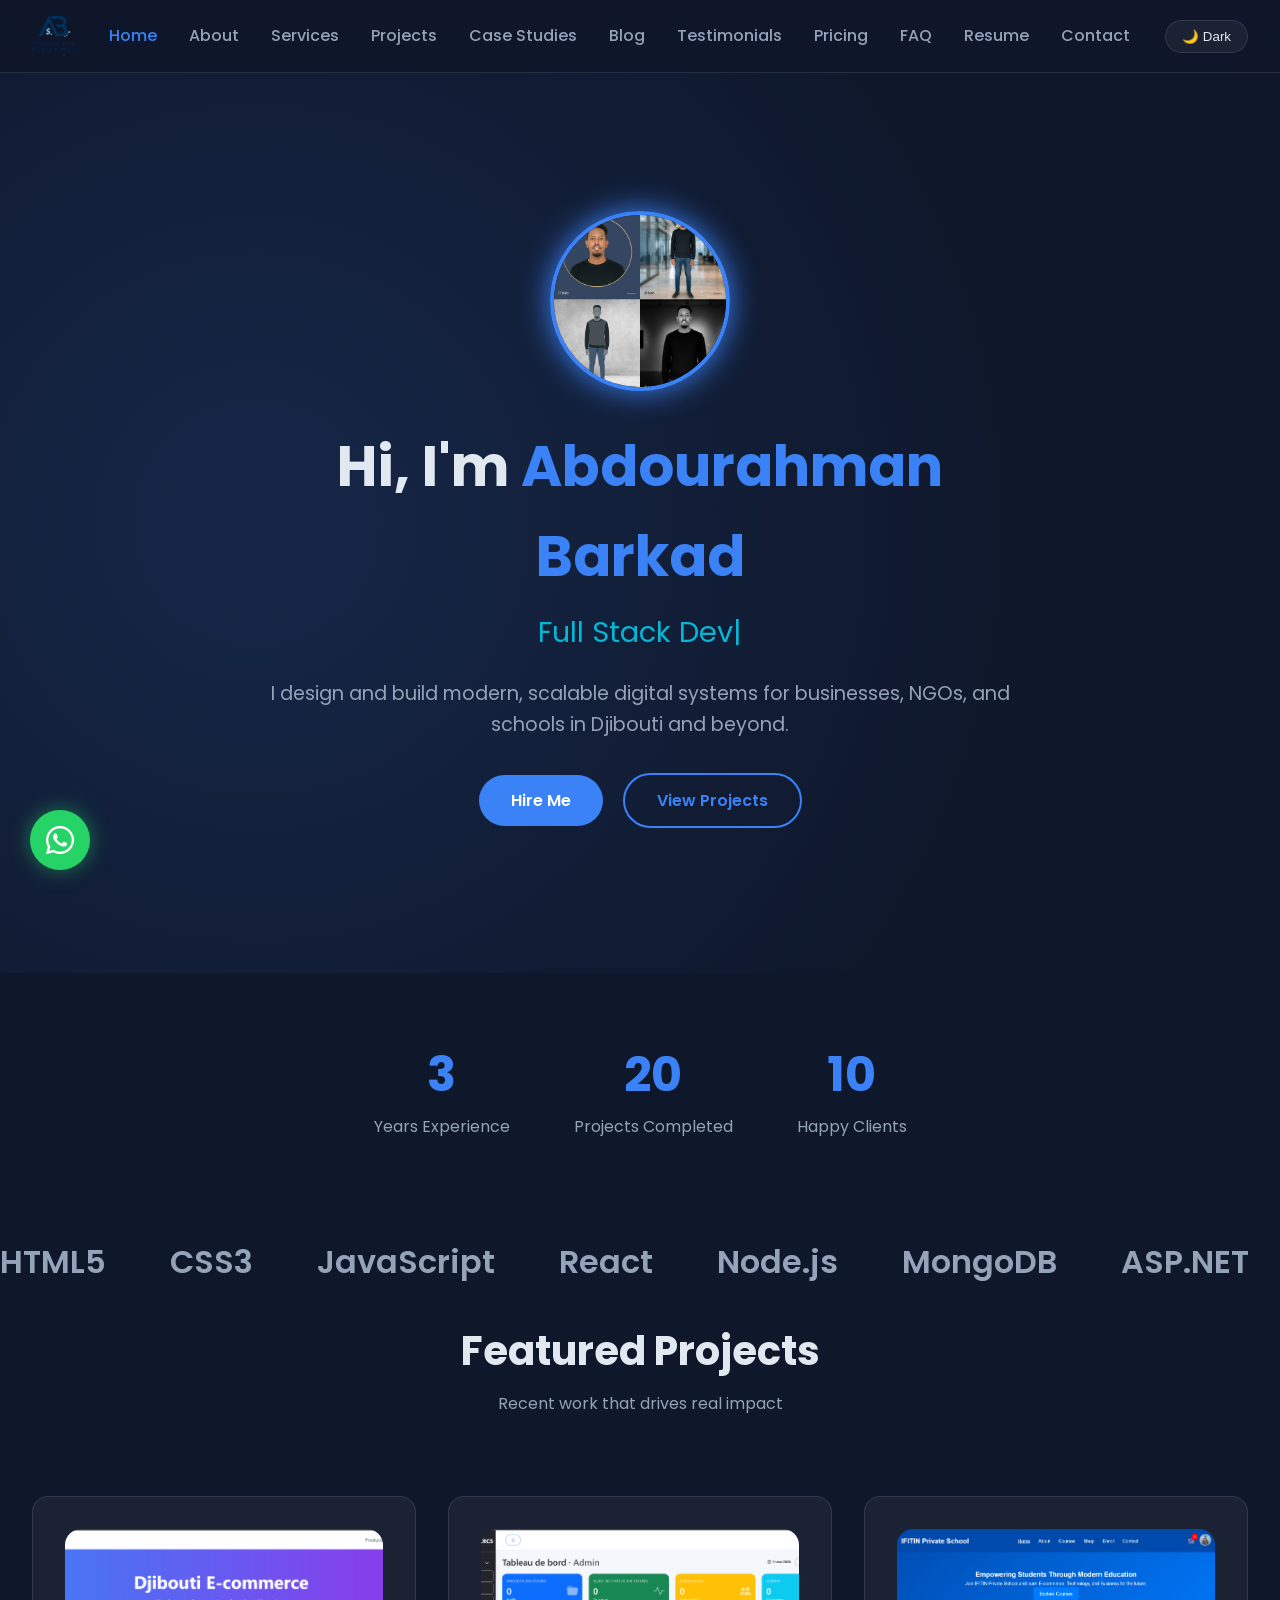
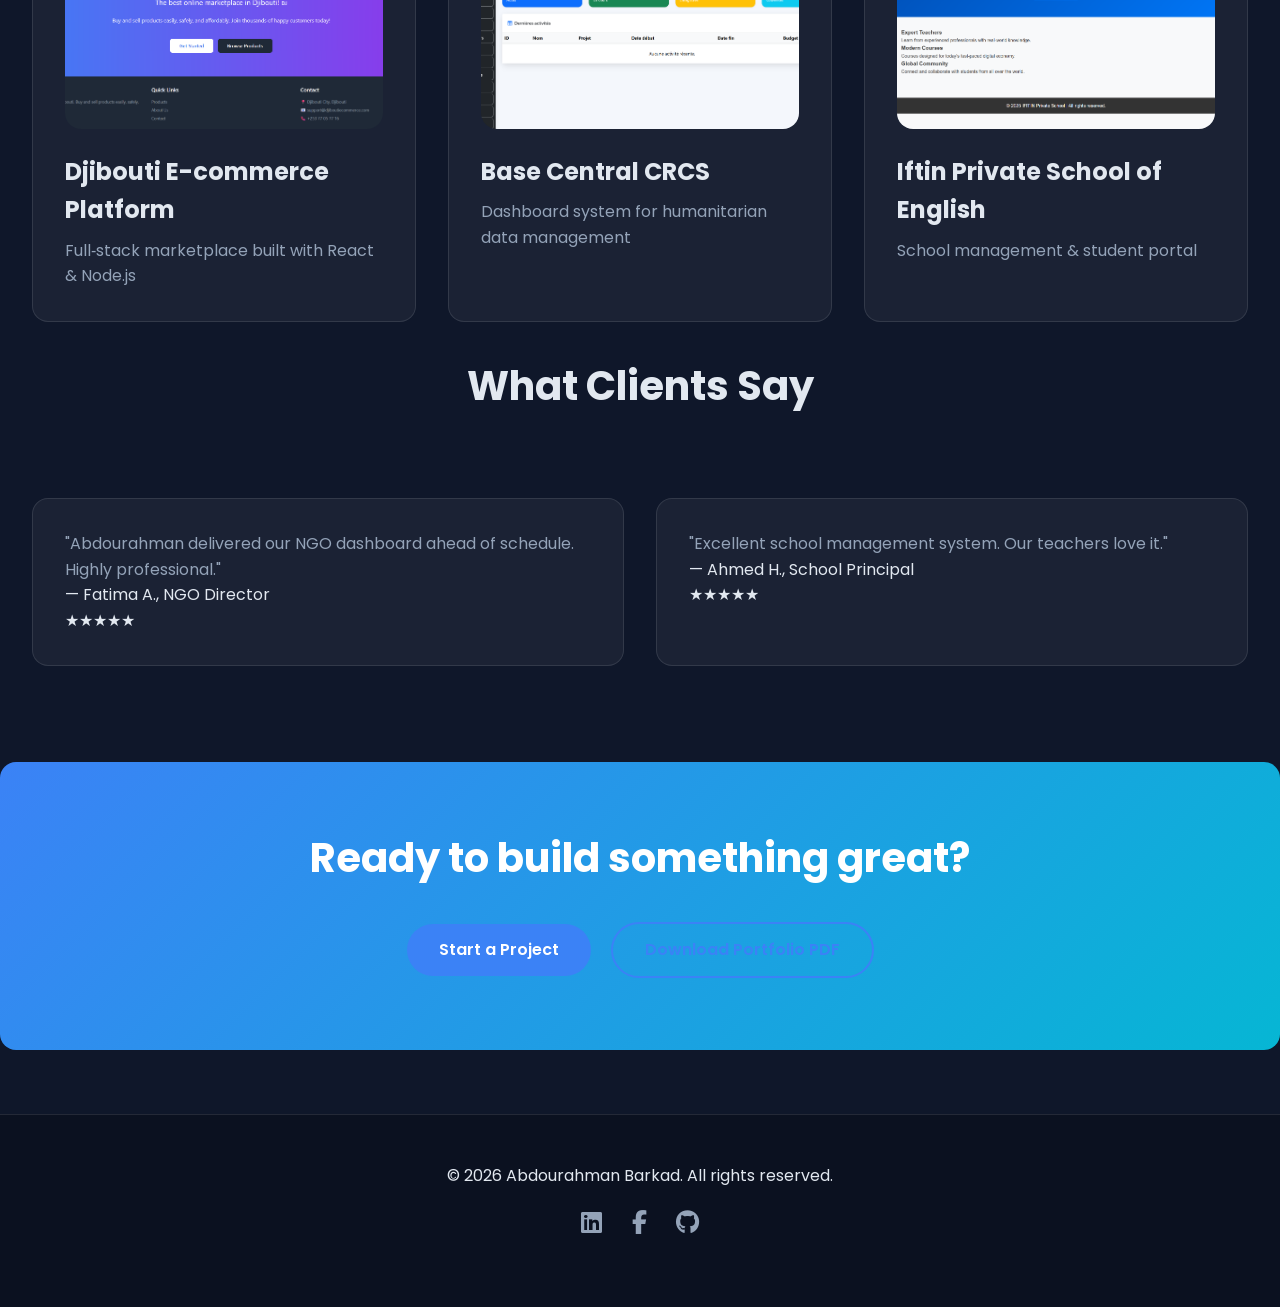
<file: index.html>
<!DOCTYPE html>
<html lang="en">
<head>
  <meta charset="UTF-8">
  <meta name="viewport" content="width=device-width, initial-scale=1.0">
  <link rel="canonical" href="https://abdourahmanbarkad686-dotcom.github.io/portfolio/index.html">

  <meta name="description" content="Abdourahman Barkad – Full Stack Developer in Djibouti. Modern web apps, NGO platforms, school systems.">
  <meta name="keywords" content="full stack developer, Djibouti, web developer, NGO systems, school software, portfolio">
  <meta name="author" content="Abdourahman Barkad">

  <meta property="og:title" content="Abdourahman Barkad | Full Stack Developer in Djibouti">
  <meta property="og:description" content="I design and build modern digital solutions for businesses, NGOs, and schools.">
  <meta property="og:image" content="https://abdourahmanbarkad686-dotcom.github.io/portfolio/images/hero-profile.png">
  <meta property="og:url" content="https://abdourahmanbarkad686-dotcom.github.io/portfolio/index.html">

  <meta name="twitter:card" content="summary_large_image">
  <meta name="twitter:title" content="Abdourahman Barkad | Full Stack Developer">
  <meta name="twitter:description" content="Modern web systems for NGOs, schools & businesses.">
  <meta name="twitter:image" content="https://abdourahmanbarkad686-dotcom.github.io/portfolio/images/hero-profile.png">

  <title>Abdourahman Barkad | Full Stack Developer in Djibouti</title>

  <!-- Google Analytics -->
  <script async src="https://www.googletagmanager.com/gtag/js?id=G-X4N9RPMSTS"></script>
  <script>
    window.dataLayer = window.dataLayer || [];
    function gtag(){dataLayer.push(arguments);}
    gtag('js', new Date());
    gtag('config', 'G-X4N9RPMSTS');
  </script>

  <script type="application/ld+json">
  {
    "@context": "https://schema.org",
    "@type": "ProfilePage",
    "mainEntity": {
      "@type": "Person",
      "name": "Abdourahman Barkad",
      "jobTitle": "Full Stack Developer",
      "url": "https://abdourahmanbarkad686-dotcom.github.io/portfolio",
      "image": "https://abdourahmanbarkad686-dotcom.github.io/portfolio/images/hero-profile.png",
      "sameAs": [
        "https://www.linkedin.com/in/abdourahman-barkad-8a4019405",
        "https://www.facebook.com/share/19FaSDGrxv/",
        "https://github.com/abdourahmanbarkad686-dotcom"
      ]
    }
  }
  </script>

  <link rel="stylesheet" href="css/style.css">
  <link rel="stylesheet" href="css/animations.css">
  <link rel="stylesheet" href="css/responsive.css">
  <link rel="stylesheet" href="https://cdnjs.cloudflare.com/ajax/libs/font-awesome/6.4.0/css/all.min.css">
</head>
<body>
  <div id="loader"><div class="spinner"></div></div>

  <nav class="navbar" role="navigation" aria-label="Main navigation">
    <a href="index.html" class="logo">
      <img src="images/logo.jpg" alt="Abdourahman Barkad – Full Stack Developer" style="height:40px; vertical-align: middle;">
    </a>
    <ul class="nav-links">
      <li><a href="index.html" class="active">Home</a></li>
      <li><a href="about.html">About</a></li>
      <li><a href="services.html">Services</a></li>
      <li><a href="projects.html">Projects</a></li>
      <li><a href="case-studies.html">Case Studies</a></li>
      <li><a href="blog.html">Blog</a></li>
      <li><a href="testimonials.html">Testimonials</a></li>
      <li><a href="pricing.html">Pricing</a></li>
      <li><a href="faq.html">FAQ</a></li>
      <li><a href="resume.html">Resume</a></li>
      <li><a href="contact.html">Contact</a></li>
    </ul>
    <button id="dark-mode-toggle" aria-label="Toggle theme">🌙 Dark</button>
    <button class="menu-toggle" aria-label="Menu">☰</button>
  </nav>

  <main>
    <section class="hero">
      <div class="hero-content">
        <img src="images/hero-profile.png" alt="Abdourahman Barkad – Full Stack Developer" width="180" height="180" loading="lazy">
        <h1>Hi, I'm <span>Abdourahman Barkad</span></h1>
        <div class="typing"></div>
        <p>I design and build modern, scalable digital systems for businesses, NGOs, and schools in Djibouti and beyond.</p>
        <a href="contact.html" class="btn btn-primary">Hire Me</a>
        <a href="projects.html" class="btn btn-outline">View Projects</a>
      </div>
    </section>

    <div class="stats hidden">
      <div class="stat-item">
        <div class="stat-number" data-target="3">0</div>
        <div class="stat-label">Years Experience</div>
      </div>
      <div class="stat-item">
        <div class="stat-number" data-target="20">0</div>
        <div class="stat-label">Projects Completed</div>
      </div>
      <div class="stat-item">
        <div class="stat-number" data-target="10">0</div>
        <div class="stat-label">Happy Clients</div>
      </div>
    </div>

    <section class="tech-slider">
      <div class="tech-track">
        <span>HTML5</span><span>CSS3</span><span>JavaScript</span><span>React</span><span>Node.js</span>
        <span>MongoDB</span><span>ASP.NET</span><span>Python</span><span>C++</span><span>Networking</span>
        <span>HTML5</span><span>CSS3</span><span>JavaScript</span><span>React</span><span>Node.js</span>
        <span>MongoDB</span><span>ASP.NET</span><span>Python</span><span>C++</span><span>Networking</span>
      </div>
    </section>

    <div class="section-title hidden"><h2>Featured Projects</h2><p>Recent work that drives real impact</p></div>
    <div class="card-grid hidden">
      <article class="card">
        <img src="images/projects/djibouti-ecommerce-home.png" alt="Djibouti e-commerce platform homepage" loading="lazy">
        <h3>Djibouti E-commerce Platform</h3>
        <p>Full‑stack marketplace built with React & Node.js</p>
      </article>
      <article class="card">
        <img src="images/projects/base-central-dashboard.png" alt="Base Central CRCS dashboard" loading="lazy">
        <h3>Base Central CRCS</h3>
        <p>Dashboard system for humanitarian data management</p>
      </article>
      <article class="card">
        <img src="images/projects/iftin-school-home.png" alt="Iftin Private School student portal" loading="lazy">
        <h3>Iftin Private School of English</h3>
        <p>School management & student portal</p>
      </article>
    </div>

    <div class="section-title hidden"><h2>What Clients Say</h2></div>
    <div class="card-grid hidden">
      <blockquote class="card">
        <p>"Abdourahman delivered our NGO dashboard ahead of schedule. Highly professional."</p>
        <footer>— Fatima A., NGO Director</footer>
        <div>★★★★★</div>
      </blockquote>
      <blockquote class="card">
        <p>"Excellent school management system. Our teachers love it."</p>
        <footer>— Ahmed H., School Principal</footer>
        <div>★★★★★</div>
      </blockquote>
    </div>

    <div class="cta-section hidden">
      <h2>Ready to build something great?</h2>
      <a href="contact.html" class="btn btn-primary" style="margin-top:1rem;">Start a Project</a>
      <a href="files/portfolio.pdf" class="btn btn-outline" style="margin-top:1rem;" download>Download Portfolio PDF</a>
    </div>
  </main>

  <footer class="footer" role="contentinfo">
    <p>© 2026 Abdourahman Barkad. All rights reserved.</p>
    <div class="social-icons">
      <a href="https://www.linkedin.com/in/abdourahman-barkad-8a4019405" target="_blank" rel="noopener" aria-label="LinkedIn"><i class="fab fa-linkedin"></i></a>
      <a href="https://www.facebook.com/share/19FaSDGrxv/" target="_blank" rel="noopener" aria-label="Facebook"><i class="fab fa-facebook-f"></i></a>
      <a href="https://github.com/abdourahmanbarkad686-dotcom" target="_blank" rel="noopener" aria-label="GitHub"><i class="fab fa-github"></i></a>
    </div>
  </footer>

  <a href="https://wa.me/25377057716" target="_blank" class="whatsapp-float" aria-label="WhatsApp"><i class="fab fa-whatsapp"></i></a>
  <button id="back-to-top" aria-label="Back to top">↑</button>

  <script src="js/main.js"></script>
  <script>
    document.addEventListener('DOMContentLoaded', () => {
      const counters = document.querySelectorAll('.stat-number');
      const speed = 200;
      counters.forEach(counter => {
        const update = () => {
          const target = +counter.getAttribute('data-target');
          const count = +counter.innerText;
          const inc = target / speed;
          if (count < target) {
            counter.innerText = Math.ceil(count + inc);
            setTimeout(update, 20);
          } else {
            counter.innerText = target;
          }
        };
        update();
      });
    });
  </script>
</body>
</html>
</file>
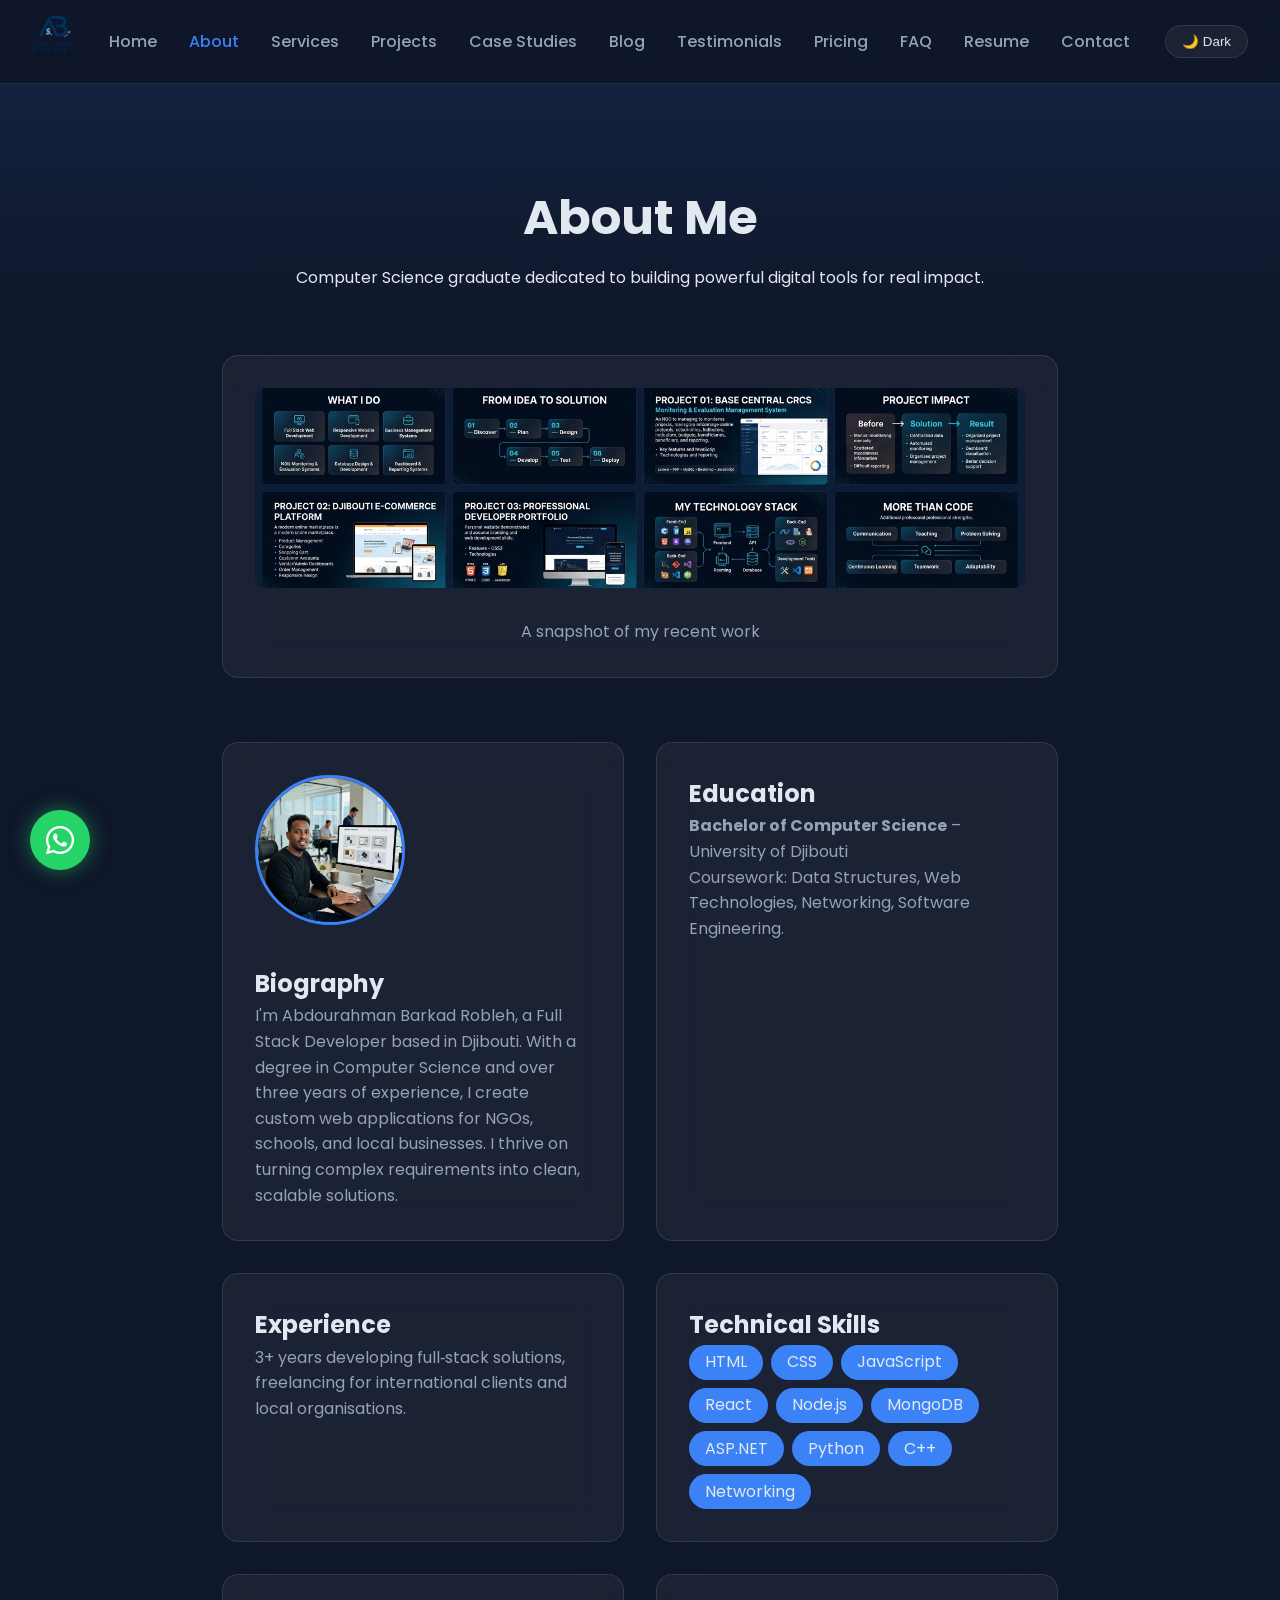
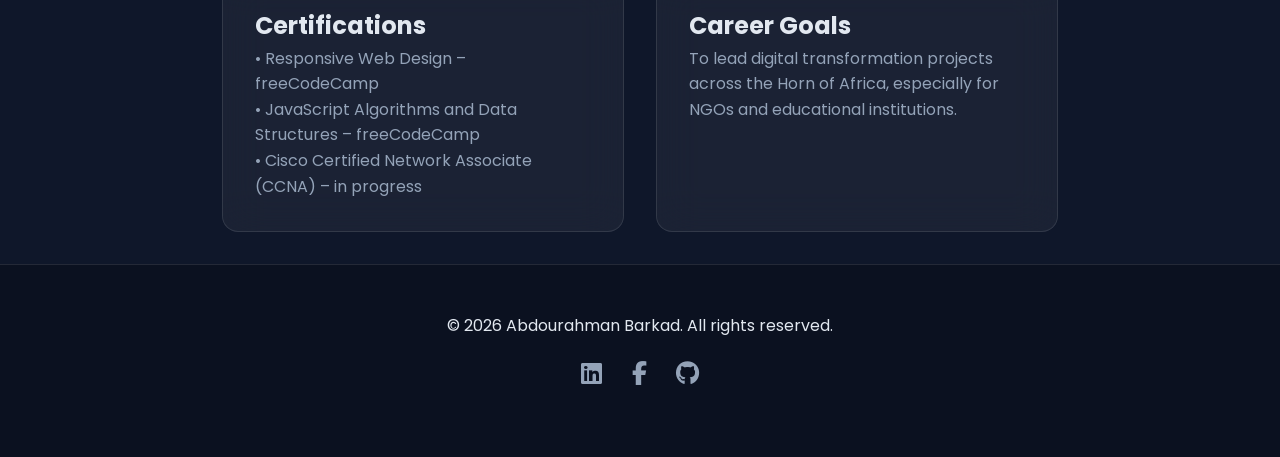
<file: about.html>
<!DOCTYPE html>
<html lang="en">
<head>
  <meta charset="UTF-8">
  <meta name="viewport" content="width=device-width, initial-scale=1.0">
  <link rel="canonical" href="https://abdourahmanbarkad686-dotcom.github.io/portfolio/about.html">

  <meta name="description" content="Learn about Abdourahman Barkad – Full Stack Developer in Djibouti. Skills, education, experience, and career goals.">
  <meta name="keywords" content="about, full stack developer, Djibouti, computer science, skills, certifications">
  <meta name="author" content="Abdourahman Barkad">

  <meta property="og:title" content="About – Abdourahman Barkad | Full Stack Developer">
  <meta property="og:description" content="Computer Science graduate with a passion for solving real‑world problems through code.">
  <meta property="og:image" content="https://abdourahmanbarkad686-dotcom.github.io/portfolio/images/hero-profile.png">
  <meta property="og:url" content="https://abdourahmanbarkad686-dotcom.github.io/portfolio/about.html">

  <meta name="twitter:card" content="summary">
  <meta name="twitter:title" content="About – Abdourahman Barkad">
  <meta name="twitter:description" content="Learn about my journey, skills, and passion for building digital systems.">
  <meta name="twitter:image" content="https://abdourahmanbarkad686-dotcom.github.io/portfolio/images/hero-profile.png">

  <title>About Abdourahman Barkad | Full Stack Developer in Djibouti</title>

  <!-- Google Analytics -->
  <script async src="https://www.googletagmanager.com/gtag/js?id=X4N9RPMSTS"></script>
  <script>
    window.dataLayer = window.dataLayer || [];
    function gtag(){dataLayer.push(arguments);}
    gtag('js', new Date());
    gtag('config', 'G-X4N9RPMSTS');
  </script>

  <link rel="stylesheet" href="css/style.css">
  <link rel="stylesheet" href="css/animations.css">
  <link rel="stylesheet" href="css/responsive.css">
  <link rel="stylesheet" href="https://cdnjs.cloudflare.com/ajax/libs/font-awesome/6.4.0/css/all.min.css">
</head>
<body>
  <div id="loader"><div class="spinner"></div></div>

  <nav class="navbar" role="navigation" aria-label="Main navigation">
    <a href="index.html" class="logo"><img src="images/logo.jpg" alt="Abdourahman Barkad – Full Stack Developer" style="height:40px;"></a>
    <ul class="nav-links">
      <li><a href="index.html">Home</a></li>
      <li><a href="about.html" class="active">About</a></li>
      <li><a href="services.html">Services</a></li>
      <li><a href="projects.html">Projects</a></li>
      <li><a href="case-studies.html">Case Studies</a></li>
      <li><a href="blog.html">Blog</a></li>
      <li><a href="testimonials.html">Testimonials</a></li>
      <li><a href="pricing.html">Pricing</a></li>
      <li><a href="faq.html">FAQ</a></li>
      <li><a href="resume.html">Resume</a></li>
      <li><a href="contact.html">Contact</a></li>
    </ul>
    <button id="dark-mode-toggle" aria-label="Toggle theme">🌙 Dark</button>
    <button class="menu-toggle" aria-label="Menu">☰</button>
  </nav>

  <main>
    <header class="page-header">
      <h1>About Me</h1>
      <p>Computer Science graduate dedicated to building powerful digital tools for real impact.</p>
    </header>

    <div style="max-width:900px; margin:2rem auto; padding:0 2rem;">
      <div class="card hidden">
        <img src="images/portfolio-collage.png" alt="Portfolio collage of projects" style="width:100%; border-radius:10px;" loading="lazy">
        <p style="text-align:center; margin-top:0.5rem;">A snapshot of my recent work</p>
      </div>
    </div>

    <div class="card-grid" style="max-width: 900px; margin: auto;">
      <div class="card hidden" style="display:flex; flex-wrap:wrap; align-items:center; gap:1.5rem;">
        <img src="images/about-photo.png" alt="Abdourahman Barkad" style="width:150px; height:150px; object-fit:cover; border-radius:50%; border:3px solid var(--primary);" loading="lazy">
        <div style="flex:1; min-width:200px;">
          <h2>Biography</h2>
          <p>I'm Abdourahman Barkad Robleh, a Full Stack Developer based in Djibouti. With a degree in Computer Science and over three years of experience, I create custom web applications for NGOs, schools, and local businesses. I thrive on turning complex requirements into clean, scalable solutions.</p>
        </div>
      </div>

      

      <div class="card hidden">
        <h2>Education</h2>
        <p><strong>Bachelor of Computer Science</strong> – University of Djibouti</p>
        <p>Coursework: Data Structures, Web Technologies, Networking, Software Engineering.</p>
      </div>
      <div class="card hidden">
        <h2>Experience</h2>
        <p>3+ years developing full‑stack solutions, freelancing for international clients and local organisations.</p>
      </div>
      <div class="card hidden">
        <h2>Technical Skills</h2>
        <ul style="list-style: none; padding:0; display:flex; flex-wrap:wrap; gap:0.5rem;">
          <li style="background:var(--primary); padding:0.3rem 1rem; border-radius:20px;">HTML</li>
          <li style="background:var(--primary); padding:0.3rem 1rem; border-radius:20px;">CSS</li>
          <li style="background:var(--primary); padding:0.3rem 1rem; border-radius:20px;">JavaScript</li>
          <li style="background:var(--primary); padding:0.3rem 1rem; border-radius:20px;">React</li>
          <li style="background:var(--primary); padding:0.3rem 1rem; border-radius:20px;">Node.js</li>
          <li style="background:var(--primary); padding:0.3rem 1rem; border-radius:20px;">MongoDB</li>
          <li style="background:var(--primary); padding:0.3rem 1rem; border-radius:20px;">ASP.NET</li>
          <li style="background:var(--primary); padding:0.3rem 1rem; border-radius:20px;">Python</li>
          <li style="background:var(--primary); padding:0.3rem 1rem; border-radius:20px;">C++</li>
          <li style="background:var(--primary); padding:0.3rem 1rem; border-radius:20px;">Networking</li>
        </ul>
      </div>
      <div class="card hidden">
        <h2>Certifications</h2>
        <p>• Responsive Web Design – freeCodeCamp<br>
           • JavaScript Algorithms and Data Structures – freeCodeCamp<br>
           • Cisco Certified Network Associate (CCNA) – in progress</p>
      </div>
      <div class="card hidden">
        <h2>Career Goals</h2>
        <p>To lead digital transformation projects across the Horn of Africa, especially for NGOs and educational institutions.</p>
      </div>
    </div>
  </main>

  <footer class="footer" role="contentinfo">
    <p>© 2026 Abdourahman Barkad. All rights reserved.</p>
    <div class="social-icons">
      <a href="https://www.linkedin.com/in/abdourahman-barkad-8a4019405" target="_blank" rel="noopener" aria-label="LinkedIn"><i class="fab fa-linkedin"></i></a>
      <a href="https://www.facebook.com/share/19FaSDGrxv/" target="_blank" rel="noopener" aria-label="Facebook"><i class="fab fa-facebook-f"></i></a>
      <a href="https://github.com/abdourahmanbarkad686-dotcom" target="_blank" rel="noopener" aria-label="GitHub"><i class="fab fa-github"></i></a>
    </div>
  </footer>

  <a href="https://wa.me/25377057716" target="_blank" class="whatsapp-float" aria-label="WhatsApp"><i class="fab fa-whatsapp"></i></a>
  <button id="back-to-top" aria-label="Back to top">↑</button>

  <script src="js/main.js"></script>
</body>
</html>
</file>
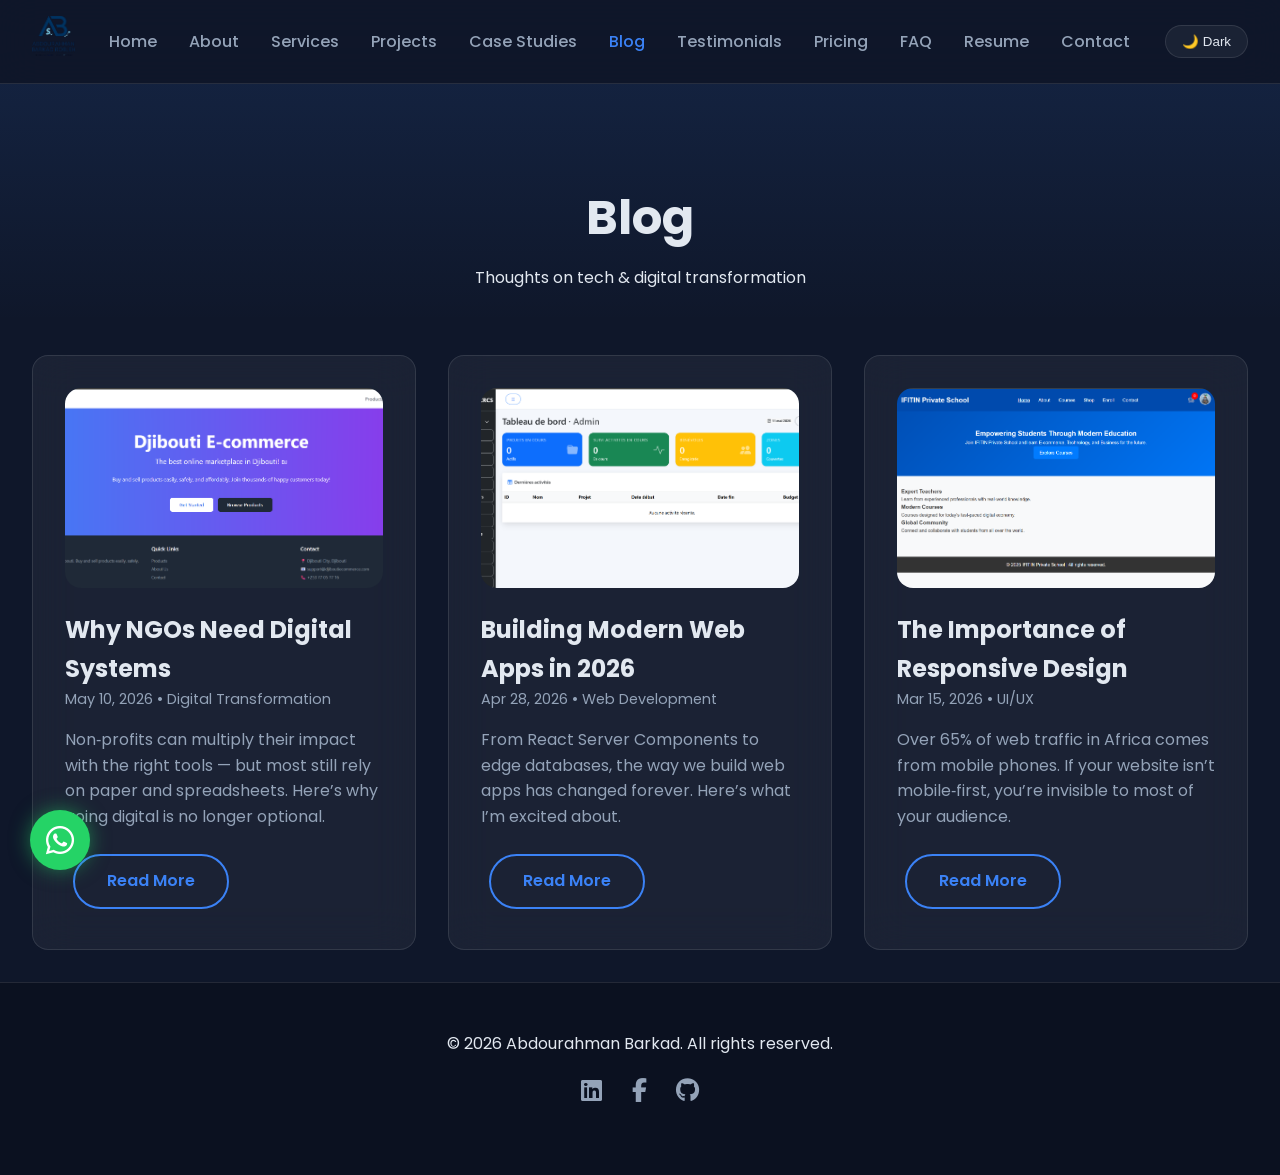
<file: blog.html>
<!DOCTYPE html>
<html lang="en">
<head>
  <meta charset="UTF-8">
  <meta name="viewport" content="width=device-width, initial-scale=1.0">
  <link rel="canonical" href="https://abdourahmanbarkad686-dotcom.github.io/portfolio/blog.html">

  <meta name="description" content="Blog by Abdourahman Barkad – insights on web development, NGO digital systems, and responsive design.">
  <meta name="keywords" content="blog, web development, NGOs, digital transformation, responsive design">
  <meta name="author" content="Abdourahman Barkad">

  <meta property="og:title" content="Blog – Abdourahman Barkad">
  <meta property="og:description" content="Thoughts on tech & digital transformation.">
  <meta property="og:image" content="https://abdourahmanbarkad686-dotcom.github.io/portfolio/images/projects/djibouti-ecommerce-home.png">
  <meta property="og:url" content="https://abdourahmanbarkad686-dotcom.github.io/portfolio/blog.html">

  <meta name="twitter:card" content="summary">
  <meta name="twitter:title" content="Blog – Abdourahman Barkad">

  <title>Blog | Abdourahman Barkad – Full Stack Developer</title>

  <!-- Google Analytics -->
  <script async src="https://www.googletagmanager.com/gtag/js?id=G-X4N9RPMSTS"></script>
  <script>
    window.dataLayer = window.dataLayer || [];
    function gtag(){dataLayer.push(arguments);}
    gtag('js', new Date());
    gtag('config', 'G-X4N9RPMSTS');
  </script>

  <link rel="stylesheet" href="css/style.css">
  <link rel="stylesheet" href="css/animations.css">
  <link rel="stylesheet" href="css/responsive.css">
  <link rel="stylesheet" href="https://cdnjs.cloudflare.com/ajax/libs/font-awesome/6.4.0/css/all.min.css">
</head>
<body>
  <div id="loader"><div class="spinner"></div></div>

  <nav class="navbar" role="navigation" aria-label="Main navigation">
    <a href="index.html" class="logo"><img src="images/logo.jpg" alt="Abdourahman Barkad – Full Stack Developer" style="height:40px;"></a>
    <ul class="nav-links">
      <li><a href="index.html">Home</a></li>
      <li><a href="about.html">About</a></li>
      <li><a href="services.html">Services</a></li>
      <li><a href="projects.html">Projects</a></li>
      <li><a href="case-studies.html">Case Studies</a></li>
      <li><a href="blog.html" class="active">Blog</a></li>
      <li><a href="testimonials.html">Testimonials</a></li>
      <li><a href="pricing.html">Pricing</a></li>
      <li><a href="faq.html">FAQ</a></li>
      <li><a href="resume.html">Resume</a></li>
      <li><a href="contact.html">Contact</a></li>
    </ul>
    <button id="dark-mode-toggle" aria-label="Toggle theme">🌙 Dark</button>
    <button class="menu-toggle" aria-label="Menu">☰</button>
  </nav>

  <main>
    <header class="page-header">
      <h1>Blog</h1>
      <p>Thoughts on tech & digital transformation</p>
    </header>

    <div class="card-grid">
      <article class="card hidden">
        <img src="images/projects/djibouti-ecommerce-home.png" alt="Digital systems for NGOs concept" loading="lazy">
        <h2>Why NGOs Need Digital Systems</h2>
        <div class="meta">May 10, 2026 • Digital Transformation</div>
        <p>Non‑profits can multiply their impact with the right tools — but most still rely on paper and spreadsheets. Here’s why going digital is no longer optional.</p>
        <details class="blog-details">
          <summary class="btn btn-outline">Read More</summary>
          <div class="blog-full-content">
            <h3>The problem with paper</h3>
            <p>Many NGOs in Djibouti and across the Horn of Africa still track beneficiaries, donations, and projects manually. This slows reporting, increases errors, and makes it nearly impossible to share real‑time data with donors.</p>
            <h3>What a digital system offers</h3>
            <p>A custom platform — even a simple one — can centralise all data. Donors can view live project dashboards, volunteers can log hours via a mobile interface, and field officers can update records instantly.</p>
            <h3>The real impact</h3>
            <p>When I built the <strong>Base Central CRCS</strong> dashboard for the Djibouti Red Crescent Society, reporting time dropped by 70%. That meant more time helping people and less time stuck in Excel.</p>
            <p>Digital systems aren’t a luxury — they’re a force multiplier for organisations with a mission. If your NGO is still hesitating, now is the time to start.</p>
          </div>
        </details>
      </article>

      <article class="card hidden">
        <img src="images/projects/base-central-dashboard.png" alt="Modern web app development" loading="lazy">
        <h2>Building Modern Web Apps in 2026</h2>
        <div class="meta">Apr 28, 2026 • Web Development</div>
        <p>From React Server Components to edge databases, the way we build web apps has changed forever. Here’s what I’m excited about.</p>
        <details class="blog-details">
          <summary class="btn btn-outline">Read More</summary>
          <div class="blog-full-content">
            <h3>React Server Components (RSC)</h3>
            <p>RSC lets you render parts of your app on the server, sending only the HTML to the client. This means faster first loads, less JavaScript shipped, and better SEO — all without giving up interactivity.</p>
            <h3>Edge databases</h3>
            <p>Databases like PlanetScale and Turso run at the edge, close to your users. For a developer in Djibouti building apps for a global audience, this means low latency from Europe to Asia without expensive infrastructure.</p>
            <h3>All‑in‑one deployment</h3>
            <p>Platforms like Vercel, Netlify, and Railway let you push code and have it live in seconds. Combined with GitHub Actions, you can achieve fully automated CI/CD — even for a solo developer.</p>
            <p>2026 is about building fast, resilient apps without over‑engineering. The tools are better than ever, and the barrier to entry keeps dropping.</p>
          </div>
        </details>
      </article>

      <article class="card hidden">
        <img src="images/projects/iftin-school-home.png" alt="Responsive design importance" loading="lazy">
        <h2>The Importance of Responsive Design</h2>
        <div class="meta">Mar 15, 2026 • UI/UX</div>
        <p>Over 65% of web traffic in Africa comes from mobile phones. If your website isn’t mobile‑first, you’re invisible to most of your audience.</p>
        <details class="blog-details">
          <summary class="btn btn-outline">Read More</summary>
          <div class="blog-full-content">
            <h3>Google’s mobile‑first indexing</h3>
            <p>Google now ranks your site based on the mobile version first. A desktop‑only layout hurts your SEO, no matter how beautiful it looks on a 27‑inch monitor.</p>
            <h3>User experience in Africa</h3>
            <p>Here in Djibouti, many users access the internet on a 4‑inch screen with intermittent connectivity. A lightweight, responsive design ensures your message reaches them — even on a 3G connection.</p>
            <h3>Practical tips</h3>
            <p>Use fluid grids, modern CSS (flexbox/grid), responsive images with <code>srcset</code>, and lazy loading. Test on real devices, not just Chrome DevTools. And always keep load time under 3 seconds.</p>
            <p>Responsive design isn’t a trend — it’s the foundation of a professional web presence today. I treat it as a non‑negotiable in every project I deliver.</p>
          </div>
        </details>
      </article>
    </div>
  </main>

  <footer class="footer" role="contentinfo">
    <p>© 2026 Abdourahman Barkad. All rights reserved.</p>
    <div class="social-icons">
      <a href="https://www.linkedin.com/in/abdourahman-barkad-8a4019405" target="_blank" rel="noopener" aria-label="LinkedIn"><i class="fab fa-linkedin"></i></a>
      <a href="https://www.facebook.com/share/19FaSDGrxv/" target="_blank" rel="noopener" aria-label="Facebook"><i class="fab fa-facebook-f"></i></a>
      <a href="https://github.com/abdourahmanbarkad686-dotcom" target="_blank" rel="noopener" aria-label="GitHub"><i class="fab fa-github"></i></a>
    </div>
  </footer>

  <a href="https://wa.me/25377057716" target="_blank" class="whatsapp-float" aria-label="WhatsApp"><i class="fab fa-whatsapp"></i></a>
  <button id="back-to-top" aria-label="Back to top">↑</button>

  <script src="js/main.js"></script>
</body>
</html>
</file>
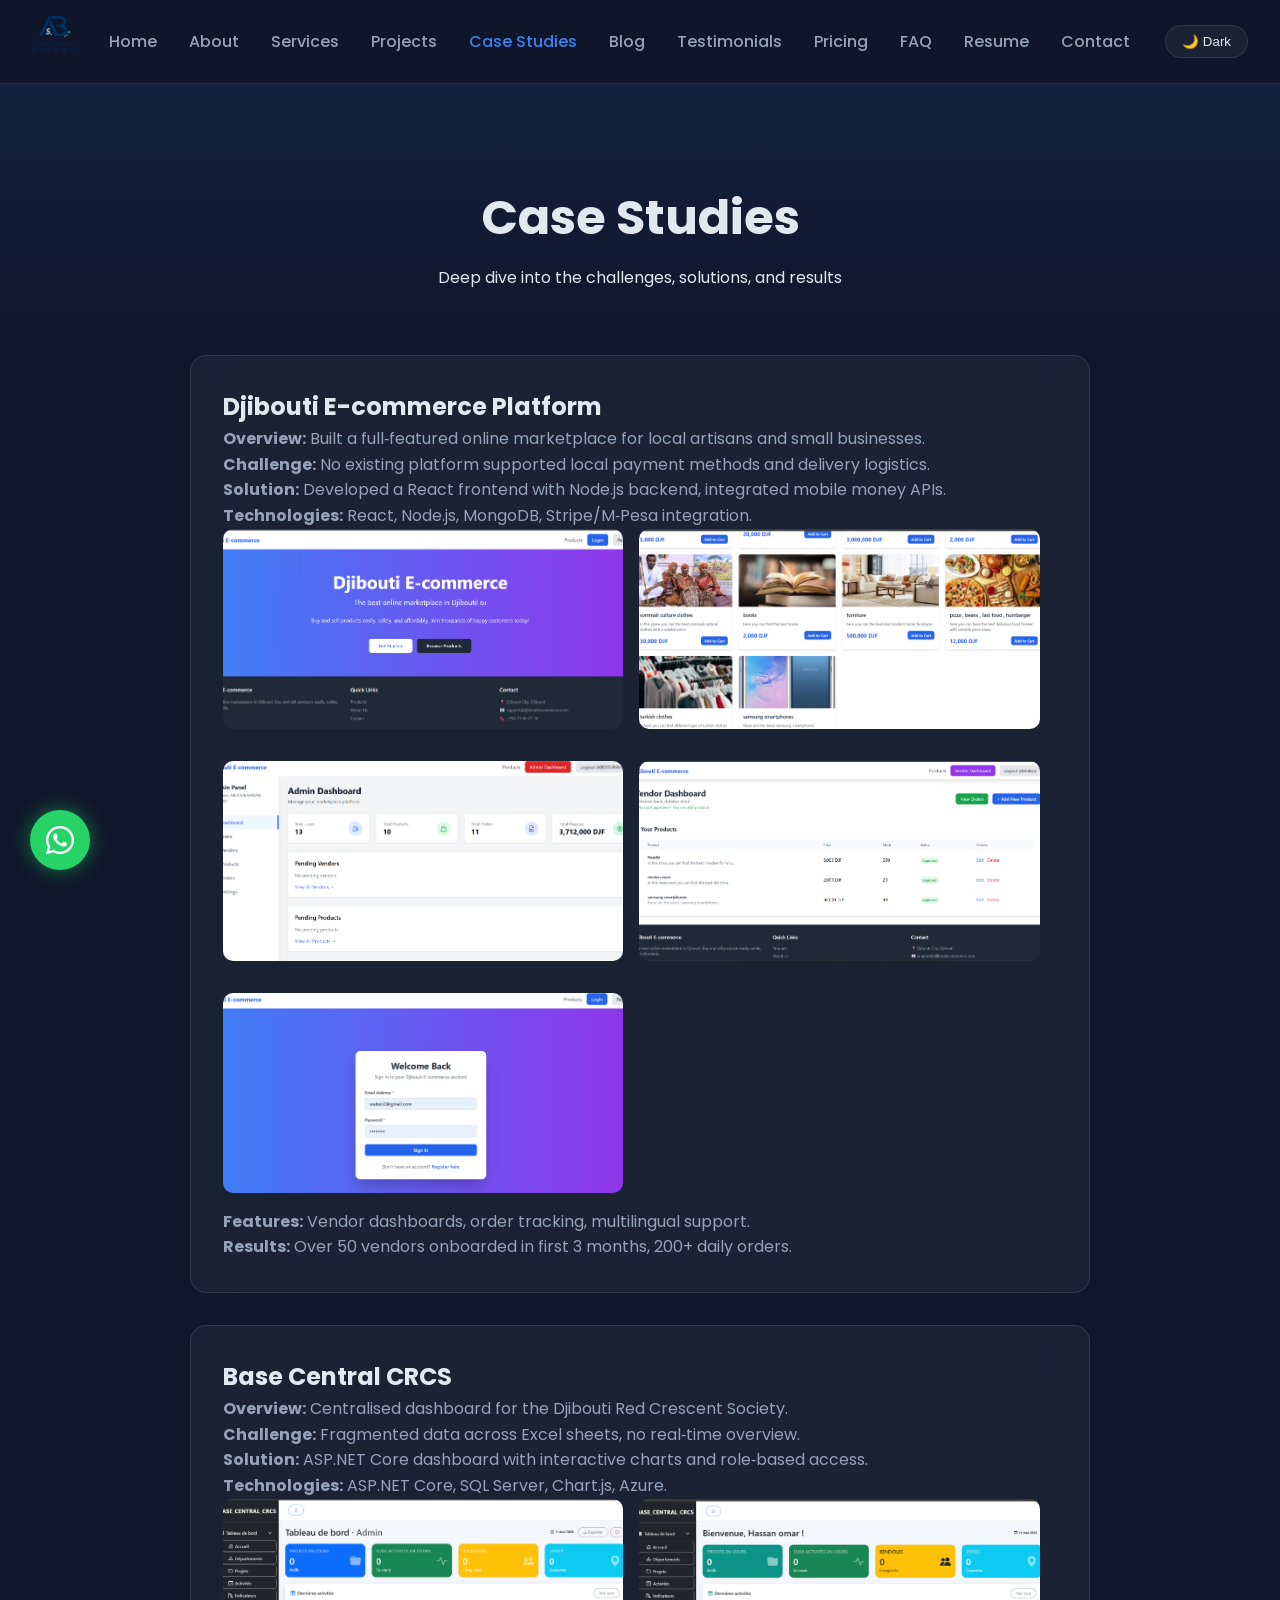
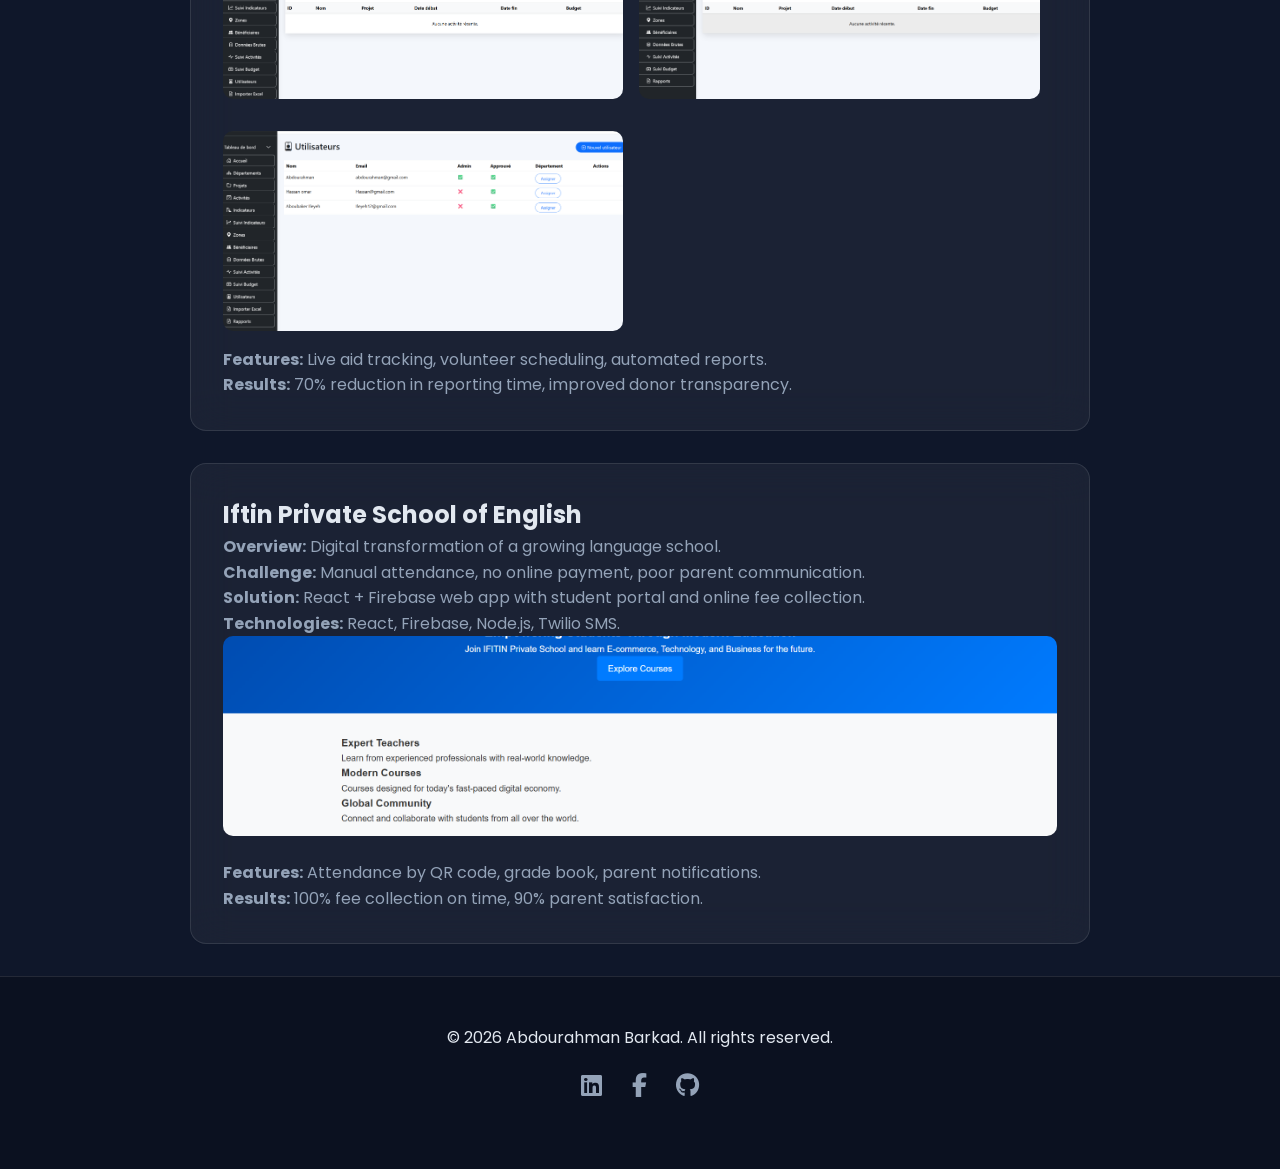
<file: case-studies.html>
<!DOCTYPE html>
<html lang="en">
<head>
  <meta charset="UTF-8">
  <meta name="viewport" content="width=device-width, initial-scale=1.0">
  <link rel="canonical" href="https://abdourahmanbarkad686-dotcom.github.io/portfolio/case-studies.html">

  <meta name="description" content="In‑depth case studies of projects by Abdourahman Barkad – Djibouti E-commerce, Base Central CRCS, Iftin School.">
  <meta name="keywords" content="case study, web development, e-commerce, NGO dashboard, school system">
  <meta name="author" content="Abdourahman Barkad">

  <meta property="og:title" content="Case Studies – Abdourahman Barkad">
  <meta property="og:description" content="Detailed look at challenges, solutions, and results of my projects.">
  <meta property="og:image" content="https://abdourahmanbarkad686-dotcom.github.io/portfolio/images/projects/djibouti-ecommerce-home.png">
  <meta property="og:url" content="https://abdourahmanbarkad686-dotcom.github.io/portfolio/case-studies.html">

  <meta name="twitter:card" content="summary_large_image">
  <meta name="twitter:title" content="Case Studies – Abdourahman Barkad">

  <title>Case Studies | Abdourahman Barkad – Full Stack Developer</title>

  <!-- Google Analytics -->
  <script async src="https://www.googletagmanager.com/gtag/js?id=G-X4N9RPMSTS"></script>
  <script>
    window.dataLayer = window.dataLayer || [];
    function gtag(){dataLayer.push(arguments);}
    gtag('js', new Date());
    gtag('config', 'G-X4N9RPMSTS');
  </script>

  <link rel="stylesheet" href="css/style.css">
  <link rel="stylesheet" href="css/animations.css">
  <link rel="stylesheet" href="css/responsive.css">
  <link rel="stylesheet" href="https://cdnjs.cloudflare.com/ajax/libs/font-awesome/6.4.0/css/all.min.css">
</head>
<body>
  <div id="loader"><div class="spinner"></div></div>

  <nav class="navbar" role="navigation" aria-label="Main navigation">
    <a href="index.html" class="logo"><img src="images/logo.jpg" alt="Abdourahman Barkad – Full Stack Developer" style="height:40px;"></a>
    <ul class="nav-links">
      <li><a href="index.html">Home</a></li>
      <li><a href="about.html">About</a></li>
      <li><a href="services.html">Services</a></li>
      <li><a href="projects.html">Projects</a></li>
      <li><a href="case-studies.html" class="active">Case Studies</a></li>
      <li><a href="blog.html">Blog</a></li>
      <li><a href="testimonials.html">Testimonials</a></li>
      <li><a href="pricing.html">Pricing</a></li>
      <li><a href="faq.html">FAQ</a></li>
      <li><a href="resume.html">Resume</a></li>
      <li><a href="contact.html">Contact</a></li>
    </ul>
    <button id="dark-mode-toggle" aria-label="Toggle theme">🌙 Dark</button>
    <button class="menu-toggle" aria-label="Menu">☰</button>
  </nav>

  <main>
    <header class="page-header">
      <h1>Case Studies</h1>
      <p>Deep dive into the challenges, solutions, and results</p>
    </header>

    <article id="project1" class="card" style="max-width:900px; margin:2rem auto;">
      <h2>Djibouti E-commerce Platform</h2>
      <p><strong>Overview:</strong> Built a full‑featured online marketplace for local artisans and small businesses.</p>
      <p><strong>Challenge:</strong> No existing platform supported local payment methods and delivery logistics.</p>
      <p><strong>Solution:</strong> Developed a React frontend with Node.js backend, integrated mobile money APIs.</p>
      <p><strong>Technologies:</strong> React, Node.js, MongoDB, Stripe/M‑Pesa integration.</p>
      <div style="display:flex; flex-wrap:wrap; gap:1rem;">
        <img src="images/projects/djibouti-ecommerce-home.png" alt="E-commerce homepage" style="width:48%; border-radius:10px;" loading="lazy">
        <img src="images/projects/djibouti-ecommerce-products.png" alt="Product listing page" style="width:48%; border-radius:10px;" loading="lazy">
        <img src="images/projects/djibouti-ecommerce-admin dashboard.png" alt="Admin dashboard" style="width:48%; border-radius:10px;" loading="lazy">
        <img src="images/projects/djibouti-ecommerce-vendor dashboard.png" alt="Vendor dashboard" style="width:48%; border-radius:10px;" loading="lazy">
        <img src="images/projects/djibouti-login-page.png" alt="Login page" style="width:48%; border-radius:10px;" loading="lazy">
      </div>
      <p><strong>Features:</strong> Vendor dashboards, order tracking, multilingual support.</p>
      <p><strong>Results:</strong> Over 50 vendors onboarded in first 3 months, 200+ daily orders.</p>
    </article>

    <article id="project2" class="card" style="max-width:900px; margin:2rem auto;">
      <h2>Base Central CRCS</h2>
      <p><strong>Overview:</strong> Centralised dashboard for the Djibouti Red Crescent Society.</p>
      <p><strong>Challenge:</strong> Fragmented data across Excel sheets, no real‑time overview.</p>
      <p><strong>Solution:</strong> ASP.NET Core dashboard with interactive charts and role‑based access.</p>
      <p><strong>Technologies:</strong> ASP.NET Core, SQL Server, Chart.js, Azure.</p>
      <div style="display:flex; flex-wrap:wrap; gap:1rem;">
        <img src="images/projects/base-central-dashboard.png" alt="Main dashboard view" style="width:48%; border-radius:10px;" loading="lazy">
        <img src="images/projects/base-central-user dashboard.png" alt="User-specific dashboard" style="width:48%; border-radius:10px;" loading="lazy">
        <img src="images/projects/base-central-Utilisateurs.png" alt="User management interface" style="width:48%; border-radius:10px;" loading="lazy">
      </div>
      <p><strong>Features:</strong> Live aid tracking, volunteer scheduling, automated reports.</p>
      <p><strong>Results:</strong> 70% reduction in reporting time, improved donor transparency.</p>
    </article>

    <article id="project3" class="card" style="max-width:900px; margin:2rem auto;">
      <h2>Iftin Private School of English</h2>
      <p><strong>Overview:</strong> Digital transformation of a growing language school.</p>
      <p><strong>Challenge:</strong> Manual attendance, no online payment, poor parent communication.</p>
      <p><strong>Solution:</strong> React + Firebase web app with student portal and online fee collection.</p>
      <p><strong>Technologies:</strong> React, Firebase, Node.js, Twilio SMS.</p>
      <div>
        <img src="images/projects/iftin-school-home.png" alt="Iftin School student portal" style="max-width:100%; border-radius:10px;" loading="lazy">
      </div>
      <p><strong>Features:</strong> Attendance by QR code, grade book, parent notifications.</p>
      <p><strong>Results:</strong> 100% fee collection on time, 90% parent satisfaction.</p>
    </article>
  </main>

  <footer class="footer" role="contentinfo">
    <p>© 2026 Abdourahman Barkad. All rights reserved.</p>
    <div class="social-icons">
      <a href="https://www.linkedin.com/in/abdourahman-barkad-8a4019405" target="_blank" rel="noopener" aria-label="LinkedIn"><i class="fab fa-linkedin"></i></a>
      <a href="https://www.facebook.com/share/19FaSDGrxv/" target="_blank" rel="noopener" aria-label="Facebook"><i class="fab fa-facebook-f"></i></a>
      <a href="https://github.com/abdourahmanbarkad686-dotcom" target="_blank" rel="noopener" aria-label="GitHub"><i class="fab fa-github"></i></a>
    </div>
  </footer>

  <a href="https://wa.me/25377057716" target="_blank" class="whatsapp-float" aria-label="WhatsApp"><i class="fab fa-whatsapp"></i></a>
  <button id="back-to-top" aria-label="Back to top">↑</button>

  <script src="js/main.js"></script>
</body>
</html>
</file>
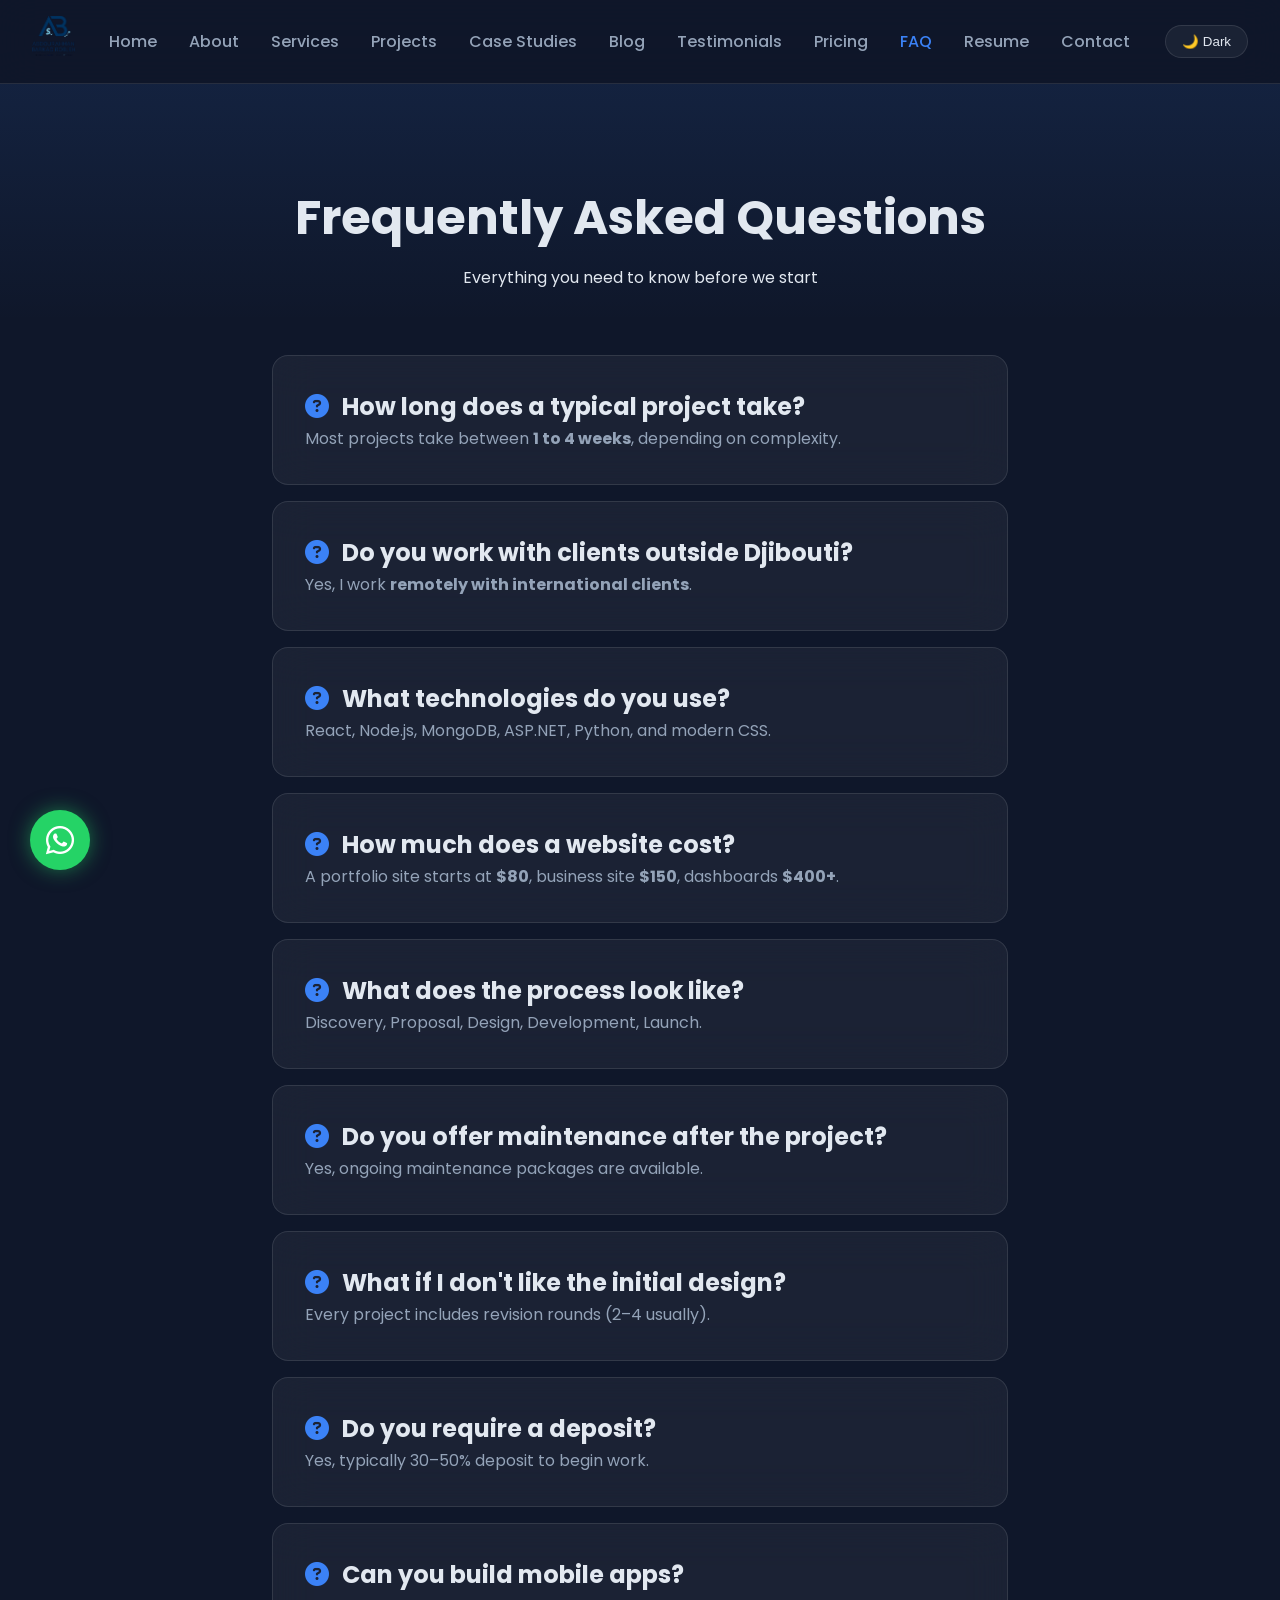
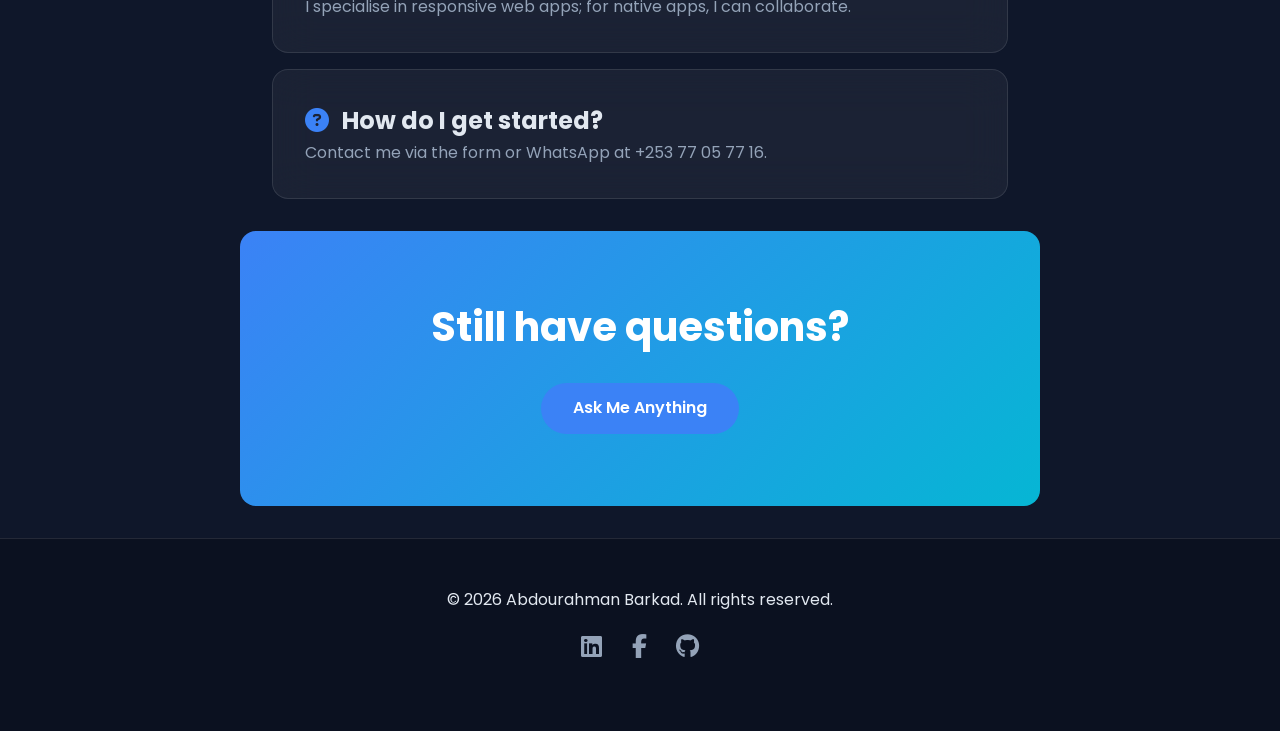
<file: faq.html>
<!DOCTYPE html>
<html lang="en">
<head>
  <meta charset="UTF-8">
  <meta name="viewport" content="width=device-width, initial-scale=1.0">
  <link rel="canonical" href="https://abdourahmanbarkad686-dotcom.github.io/portfolio/faq.html">

  <meta name="description" content="Frequently Asked Questions – Abdourahman Barkad, Full Stack Developer in Djibouti.">
  <meta name="keywords" content="FAQ, web development questions, project timeline, remote work, technologies">
  <meta name="author" content="Abdourahman Barkad">

  <meta property="og:title" content="FAQ – Abdourahman Barkad">
  <meta property="og:description" content="Everything you need to know before starting a project.">
  <meta property="og:image" content="https://abdourahmanbarkad686-dotcom.github.io/portfolio/images/hero-profile.png">
  <meta property="og:url" content="https://abdourahmanbarkad686-dotcom.github.io/portfolio/faq.html">

  <meta name="twitter:card" content="summary">

  <title>FAQ | Abdourahman Barkad – Full Stack Developer</title>

  <!-- Google Analytics -->
  <script async src="https://www.googletagmanager.com/gtag/js?id=G-X4N9RPMSTS"></script>
  <script>
    window.dataLayer = window.dataLayer || [];
    function gtag(){dataLayer.push(arguments);}
    gtag('js', new Date());
    gtag('config', 'G-X4N9RPMSTS');
  </script>

  <script type="application/ld+json">
  {
    "@context": "https://schema.org",
    "@type": "FAQPage",
    "mainEntity": [
      {
        "@type": "Question",
        "name": "How long does a typical project take?",
        "acceptedAnswer": { "@type": "Answer", "text": "Most projects take 1-4 weeks depending on complexity." }
      },
      {
        "@type": "Question",
        "name": "Do you work with clients outside Djibouti?",
        "acceptedAnswer": { "@type": "Answer", "text": "Yes, I work remotely with international clients." }
      },
      {
        "@type": "Question",
        "name": "What technologies do you use?",
        "acceptedAnswer": { "@type": "Answer", "text": "React, Node.js, MongoDB, ASP.NET, Python, and modern CSS." }
      },
      {
        "@type": "Question",
        "name": "How much does a website cost?",
        "acceptedAnswer": { "@type": "Answer", "text": "Portfolio sites from $80, business sites from $150, dashboards from $400+." }
      },
      {
        "@type": "Question",
        "name": "What does the process look like?",
        "acceptedAnswer": { "@type": "Answer", "text": "Discovery, Proposal, Design, Development, Launch." }
      },
      {
        "@type": "Question",
        "name": "Do you offer maintenance after the project?",
        "acceptedAnswer": { "@type": "Answer", "text": "Yes, ongoing maintenance packages are available." }
      },
      {
        "@type": "Question",
        "name": "What if I don't like the initial design?",
        "acceptedAnswer": { "@type": "Answer", "text": "Each project includes revision rounds." }
      },
      {
        "@type": "Question",
        "name": "Do you require a deposit?",
        "acceptedAnswer": { "@type": "Answer", "text": "Yes, typically 30-50% deposit to start work." }
      },
      {
        "@type": "Question",
        "name": "Can you build mobile apps?",
        "acceptedAnswer": { "@type": "Answer", "text": "I focus on responsive web apps; for native apps, I can collaborate." }
      },
      {
        "@type": "Question",
        "name": "How do I get started?",
        "acceptedAnswer": { "@type": "Answer", "text": "Contact me via the contact form or WhatsApp at +253 77 05 77 16." }
      }
    ]
  }
  </script>

  <link rel="stylesheet" href="css/style.css">
  <link rel="stylesheet" href="css/animations.css">
  <link rel="stylesheet" href="css/responsive.css">
  <link rel="stylesheet" href="https://cdnjs.cloudflare.com/ajax/libs/font-awesome/6.4.0/css/all.min.css">
</head>
<body>
  <div id="loader"><div class="spinner"></div></div>

  <nav class="navbar" role="navigation" aria-label="Main navigation">
    <a href="index.html" class="logo"><img src="images/logo.jpg" alt="Abdourahman Barkad – Full Stack Developer" style="height:40px;"></a>
    <ul class="nav-links">
      <li><a href="index.html">Home</a></li>
      <li><a href="about.html">About</a></li>
      <li><a href="services.html">Services</a></li>
      <li><a href="projects.html">Projects</a></li>
      <li><a href="case-studies.html">Case Studies</a></li>
      <li><a href="blog.html">Blog</a></li>
      <li><a href="testimonials.html">Testimonials</a></li>
      <li><a href="pricing.html">Pricing</a></li>
      <li><a href="faq.html" class="active">FAQ</a></li>
      <li><a href="resume.html">Resume</a></li>
      <li><a href="contact.html">Contact</a></li>
    </ul>
    <button id="dark-mode-toggle" aria-label="Toggle theme">🌙 Dark</button>
    <button class="menu-toggle" aria-label="Menu">☰</button>
  </nav>

  <main>
    <header class="page-header">
      <h1>Frequently Asked Questions</h1>
      <p>Everything you need to know before we start</p>
    </header>

    <div style="max-width:800px; margin:2rem auto; padding:0 2rem;">
      <div class="card hidden" style="margin-bottom:1rem;"><h2><i class="fas fa-question-circle" style="margin-right:0.5rem; color:var(--primary);"></i> How long does a typical project take?</h2><p>Most projects take between <strong>1 to 4 weeks</strong>, depending on complexity.</p></div>
      <div class="card hidden" style="margin-bottom:1rem;"><h2><i class="fas fa-question-circle" style="margin-right:0.5rem; color:var(--primary);"></i> Do you work with clients outside Djibouti?</h2><p>Yes, I work <strong>remotely with international clients</strong>.</p></div>
      <div class="card hidden" style="margin-bottom:1rem;"><h2><i class="fas fa-question-circle" style="margin-right:0.5rem; color:var(--primary);"></i> What technologies do you use?</h2><p>React, Node.js, MongoDB, ASP.NET, Python, and modern CSS.</p></div>
      <div class="card hidden" style="margin-bottom:1rem;"><h2><i class="fas fa-question-circle" style="margin-right:0.5rem; color:var(--primary);"></i> How much does a website cost?</h2><p>A portfolio site starts at <strong>$80</strong>, business site <strong>$150</strong>, dashboards <strong>$400+</strong>.</p></div>
      <div class="card hidden" style="margin-bottom:1rem;"><h2><i class="fas fa-question-circle" style="margin-right:0.5rem; color:var(--primary);"></i> What does the process look like?</h2><p>Discovery, Proposal, Design, Development, Launch.</p></div>
      <div class="card hidden" style="margin-bottom:1rem;"><h2><i class="fas fa-question-circle" style="margin-right:0.5rem; color:var(--primary);"></i> Do you offer maintenance after the project?</h2><p>Yes, ongoing maintenance packages are available.</p></div>
      <div class="card hidden" style="margin-bottom:1rem;"><h2><i class="fas fa-question-circle" style="margin-right:0.5rem; color:var(--primary);"></i> What if I don't like the initial design?</h2><p>Every project includes revision rounds (2–4 usually).</p></div>
      <div class="card hidden" style="margin-bottom:1rem;"><h2><i class="fas fa-question-circle" style="margin-right:0.5rem; color:var(--primary);"></i> Do you require a deposit?</h2><p>Yes, typically 30–50% deposit to begin work.</p></div>
      <div class="card hidden" style="margin-bottom:1rem;"><h2><i class="fas fa-question-circle" style="margin-right:0.5rem; color:var(--primary);"></i> Can you build mobile apps?</h2><p>I specialise in responsive web apps; for native apps, I can collaborate.</p></div>
      <div class="card hidden" style="margin-bottom:1rem;"><h2><i class="fas fa-question-circle" style="margin-right:0.5rem; color:var(--primary);"></i> How do I get started?</h2><p>Contact me via the form or WhatsApp at +253 77 05 77 16.</p></div>
    </div>

    <div class="cta-section hidden" style="margin:2rem auto; max-width:800px;">
      <h2>Still have questions?</h2>
      <a href="contact.html" class="btn btn-primary">Ask Me Anything</a>
    </div>
  </main>

  <footer class="footer" role="contentinfo">
    <p>© 2026 Abdourahman Barkad. All rights reserved.</p>
    <div class="social-icons">
      <a href="https://www.linkedin.com/in/abdourahman-barkad-8a4019405" target="_blank" rel="noopener" aria-label="LinkedIn"><i class="fab fa-linkedin"></i></a>
      <a href="https://www.facebook.com/share/19FaSDGrxv/" target="_blank" rel="noopener" aria-label="Facebook"><i class="fab fa-facebook-f"></i></a>
      <a href="https://github.com/abdourahmanbarkad686-dotcom" target="_blank" rel="noopener" aria-label="GitHub"><i class="fab fa-github"></i></a>
    </div>
  </footer>

  <a href="https://wa.me/25377057716" target="_blank" class="whatsapp-float" aria-label="WhatsApp"><i class="fab fa-whatsapp"></i></a>
  <button id="back-to-top" aria-label="Back to top">↑</button>

  <script src="js/main.js"></script>
</body>
</html>
</file>
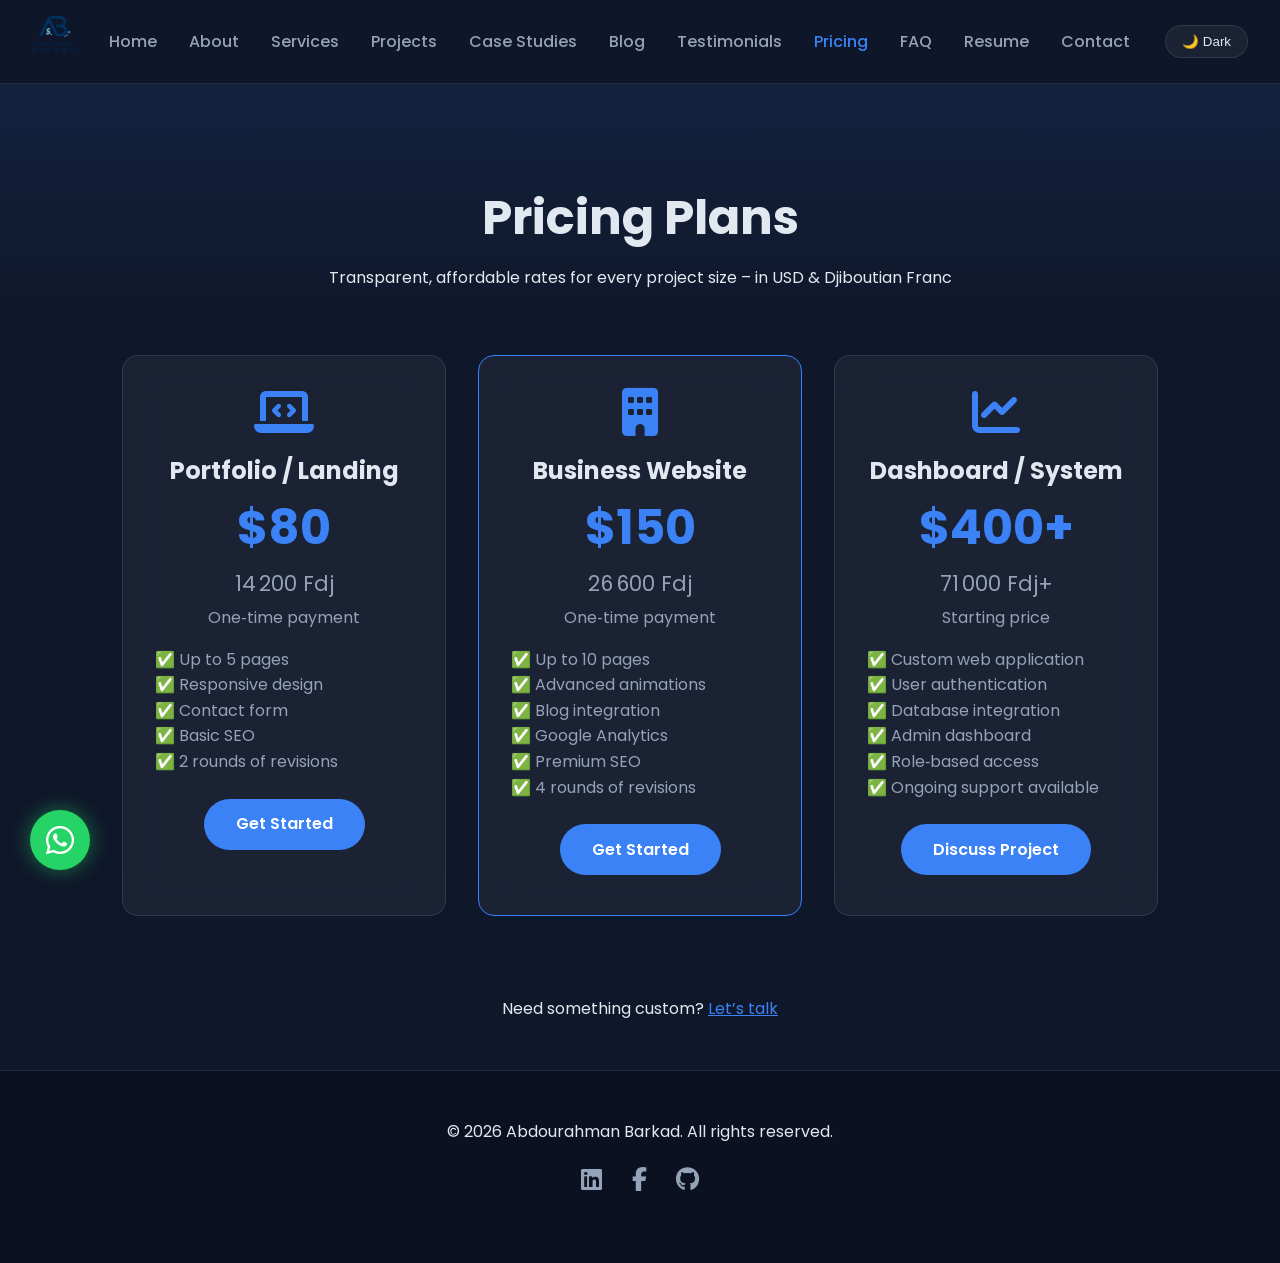
<file: pricing.html>
<!DOCTYPE html>
<html lang="en">
<head>
  <meta charset="UTF-8">
  <meta name="viewport" content="width=device-width, initial-scale=1.0">
  <link rel="canonical" href="https://abdourahmanbarkad686-dotcom.github.io/portfolio/pricing.html">

  <meta name="description" content="Transparent pricing for web development services by Abdourahman Barkad – Portfolio, Business, Dashboard systems. Prices in USD and Djiboutian Franc.">
  <meta name="keywords" content="pricing, web development cost, portfolio website, business website, dashboard, Djibouti">
  <meta name="author" content="Abdourahman Barkad">

  <meta property="og:title" content="Pricing – Abdourahman Barkad">
  <meta property="og:description" content="Affordable, transparent rates for every project size.">
  <meta property="og:image" content="https://abdourahmanbarkad686-dotcom.github.io/portfolio/images/hero-profile.png">
  <meta property="og:url" content="https://abdourahmanbarkad686-dotcom.github.io/portfolio/pricing.html">

  <meta name="twitter:card" content="summary">

  <title>Pricing | Abdourahman Barkad – Full Stack Developer</title>

  <!-- Google Analytics -->
  <script async src="https://www.googletagmanager.com/gtag/js?id=G-X4N9RPMSTS"></script>
  <script>
    window.dataLayer = window.dataLayer || [];
    function gtag(){dataLayer.push(arguments);}
    gtag('js', new Date());
    gtag('config', 'G-X4N9RPMSTS');
  </script>

  <link rel="stylesheet" href="css/style.css">
  <link rel="stylesheet" href="css/animations.css">
  <link rel="stylesheet" href="css/responsive.css">
  <link rel="stylesheet" href="https://cdnjs.cloudflare.com/ajax/libs/font-awesome/6.4.0/css/all.min.css">
</head>
<body>
  <div id="loader"><div class="spinner"></div></div>

  <nav class="navbar" role="navigation" aria-label="Main navigation">
    <a href="index.html" class="logo"><img src="images/logo.jpg" alt="Abdourahman Barkad – Full Stack Developer" style="height:40px;"></a>
    <ul class="nav-links">
      <li><a href="index.html">Home</a></li>
      <li><a href="about.html">About</a></li>
      <li><a href="services.html">Services</a></li>
      <li><a href="projects.html">Projects</a></li>
      <li><a href="case-studies.html">Case Studies</a></li>
      <li><a href="blog.html">Blog</a></li>
      <li><a href="testimonials.html">Testimonials</a></li>
      <li><a href="pricing.html" class="active">Pricing</a></li>
      <li><a href="faq.html">FAQ</a></li>
      <li><a href="resume.html">Resume</a></li>
      <li><a href="contact.html">Contact</a></li>
    </ul>
    <button id="dark-mode-toggle" aria-label="Toggle theme">🌙 Dark</button>
    <button class="menu-toggle" aria-label="Menu">☰</button>
  </nav>

  <main>
    <header class="page-header">
      <h1>Pricing Plans</h1>
      <p>Transparent, affordable rates for every project size – in USD & Djiboutian Franc</p>
    </header>

    <div class="card-grid" style="max-width:1100px; margin:0 auto;">
      <div class="card hidden" style="text-align:center;">
        <i class="fas fa-laptop-code fa-3x" style="color:var(--primary); margin-bottom:1rem;"></i>
        <h2>Portfolio / Landing</h2>
        <div style="font-size:3rem; font-weight:700; color:var(--primary);">$80</div>
        <div style="font-size:1.3rem; color:var(--text-muted); margin-bottom:0.3rem;">14 200 Fdj</div>
        <p>One‑time payment</p>
        <ul style="list-style:none; padding:1rem 0; text-align:left; color:var(--text-muted);">
          <li>✅ Up to 5 pages</li>
          <li>✅ Responsive design</li>
          <li>✅ Contact form</li>
          <li>✅ Basic SEO</li>
          <li>✅ 2 rounds of revisions</li>
        </ul>
        <a href="contact.html" class="btn btn-primary">Get Started</a>
      </div>
      <div class="card hidden" style="text-align:center; border-color:var(--primary);">
        <i class="fas fa-building fa-3x" style="color:var(--primary); margin-bottom:1rem;"></i>
        <h2>Business Website</h2>
        <div style="font-size:3rem; font-weight:700; color:var(--primary);">$150</div>
        <div style="font-size:1.3rem; color:var(--text-muted); margin-bottom:0.3rem;">26 600 Fdj</div>
        <p>One‑time payment</p>
        <ul style="list-style:none; padding:1rem 0; text-align:left; color:var(--text-muted);">
          <li>✅ Up to 10 pages</li>
          <li>✅ Advanced animations</li>
          <li>✅ Blog integration</li>
          <li>✅ Google Analytics</li>
          <li>✅ Premium SEO</li>
          <li>✅ 4 rounds of revisions</li>
        </ul>
        <a href="contact.html" class="btn btn-primary">Get Started</a>
      </div>
      <div class="card hidden" style="text-align:center;">
        <i class="fas fa-chart-line fa-3x" style="color:var(--primary); margin-bottom:1rem;"></i>
        <h2>Dashboard / System</h2>
        <div style="font-size:3rem; font-weight:700; color:var(--primary);">$400+</div>
        <div style="font-size:1.3rem; color:var(--text-muted); margin-bottom:0.3rem;">71 000 Fdj+</div>
        <p>Starting price</p>
        <ul style="list-style:none; padding:1rem 0; text-align:left; color:var(--text-muted);">
          <li>✅ Custom web application</li>
          <li>✅ User authentication</li>
          <li>✅ Database integration</li>
          <li>✅ Admin dashboard</li>
          <li>✅ Role‑based access</li>
          <li>✅ Ongoing support available</li>
        </ul>
        <a href="contact.html" class="btn btn-primary">Discuss Project</a>
      </div>
    </div>

    <div style="text-align:center; margin:3rem 0;">
      <p>Need something custom? <a href="contact.html" style="color:var(--primary);">Let’s talk</a></p>
    </div>
  </main>

  <footer class="footer" role="contentinfo">
    <p>© 2026 Abdourahman Barkad. All rights reserved.</p>
    <div class="social-icons">
      <a href="https://www.linkedin.com/in/abdourahman-barkad-8a4019405" target="_blank" rel="noopener" aria-label="LinkedIn"><i class="fab fa-linkedin"></i></a>
      <a href="https://www.facebook.com/share/19FaSDGrxv/" target="_blank" rel="noopener" aria-label="Facebook"><i class="fab fa-facebook-f"></i></a>
      <a href="https://github.com/abdourahmanbarkad686-dotcom" target="_blank" rel="noopener" aria-label="GitHub"><i class="fab fa-github"></i></a>
    </div>
  </footer>

  <a href="https://wa.me/25377057716" target="_blank" class="whatsapp-float" aria-label="WhatsApp"><i class="fab fa-whatsapp"></i></a>
  <button id="back-to-top" aria-label="Back to top">↑</button>

  <script src="js/main.js"></script>
</body>
</html>
</file>
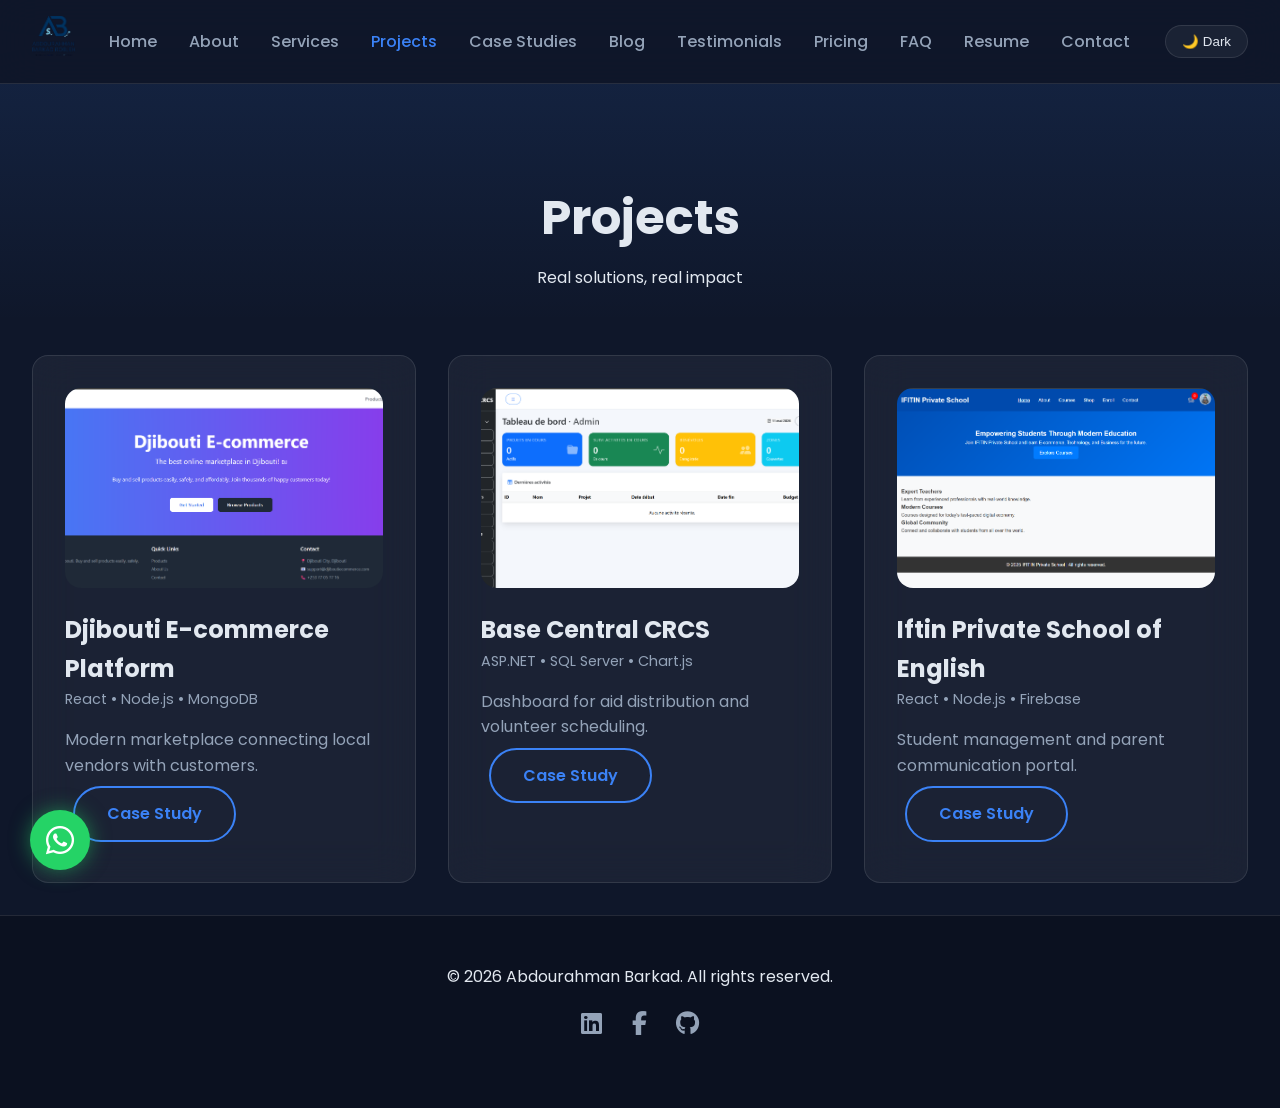
<file: projects.html>
<!DOCTYPE html>
<html lang="en">
<head>
  <meta charset="UTF-8">
  <meta name="viewport" content="width=device-width, initial-scale=1.0">
  <link rel="canonical" href="https://abdourahmanbarkad686-dotcom.github.io/portfolio/projects.html">

  <meta name="description" content="Projects by Abdourahman Barkad – Djibouti E-commerce Platform, Base Central CRCS, Iftin Private School of English.">
  <meta name="keywords" content="projects, portfolio, e-commerce, dashboard, school system, Djibouti">
  <meta name="author" content="Abdourahman Barkad">

  <meta property="og:title" content="Projects – Abdourahman Barkad">
  <meta property="og:description" content="Real solutions, real impact – view my recent web projects.">
  <meta property="og:image" content="https://abdourahmanbarkad686-dotcom.github.io/portfolio/images/projects/djibouti-ecommerce-home.png">
  <meta property="og:url" content="https://abdourahmanbarkad686-dotcom.github.io/portfolio/projects.html">

  <meta name="twitter:card" content="summary_large_image">
  <meta name="twitter:title" content="Projects – Abdourahman Barkad">
  <meta name="twitter:description" content="E-commerce, NGO dashboards, school management systems.">

  <title>Projects | Abdourahman Barkad – Full Stack Developer</title>

  <!-- Google Analytics -->
  <script async src="https://www.googletagmanager.com/gtag/js?id=G-X4N9RPMSTS"></script>
  <script>
    window.dataLayer = window.dataLayer || [];
    function gtag(){dataLayer.push(arguments);}
    gtag('js', new Date());
    gtag('config', 'G-X4N9RPMSTS');
  </script>

  <script type="application/ld+json">
  {
    "@context": "https://schema.org",
    "@type": "ItemList",
    "itemListElement": [
      {
        "@type": "ListItem",
        "position": 1,
        "item": {
          "@type": "CreativeWork",
          "name": "Djibouti E-commerce Platform",
          "description": "Modern marketplace connecting local vendors with customers.",
          "image": "https://abdourahmanbarkad686-dotcom.github.io/portfolio/images/projects/djibouti-ecommerce-home.png",
          "url": "https://abdourahmanbarkad686-dotcom.github.io/portfolio/case-studies.html#project1"
        }
      },
      {
        "@type": "ListItem",
        "position": 2,
        "item": {
          "@type": "CreativeWork",
          "name": "Base Central CRCS",
          "description": "Data dashboard for humanitarian aid distribution.",
          "image": "https://abdourahmanbarkad686-dotcom.github.io/portfolio/images/projects/base-central-dashboard.png",
          "url": "https://abdourahmanbarkad686-dotcom.github.io/portfolio/case-studies.html#project2"
        }
      },
      {
        "@type": "ListItem",
        "position": 3,
        "item": {
          "@type": "CreativeWork",
          "name": "Iftin Private School of English",
          "description": "Student management and parent communication portal.",
          "image": "https://abdourahmanbarkad686-dotcom.github.io/portfolio/images/projects/iftin-school-home.png",
          "url": "https://abdourahmanbarkad686-dotcom.github.io/portfolio/case-studies.html#project3"
        }
      }
    ]
  }
  </script>

  <link rel="stylesheet" href="css/style.css">
  <link rel="stylesheet" href="css/animations.css">
  <link rel="stylesheet" href="css/responsive.css">
  <link rel="stylesheet" href="https://cdnjs.cloudflare.com/ajax/libs/font-awesome/6.4.0/css/all.min.css">
</head>
<body>
  <div id="loader"><div class="spinner"></div></div>

  <nav class="navbar" role="navigation" aria-label="Main navigation">
    <a href="index.html" class="logo"><img src="images/logo.jpg" alt="Abdourahman Barkad – Full Stack Developer" style="height:40px;"></a>
    <ul class="nav-links">
      <li><a href="index.html">Home</a></li>
      <li><a href="about.html">About</a></li>
      <li><a href="services.html">Services</a></li>
      <li><a href="projects.html" class="active">Projects</a></li>
      <li><a href="case-studies.html">Case Studies</a></li>
      <li><a href="blog.html">Blog</a></li>
      <li><a href="testimonials.html">Testimonials</a></li>
      <li><a href="pricing.html">Pricing</a></li>
      <li><a href="faq.html">FAQ</a></li>
      <li><a href="resume.html">Resume</a></li>
      <li><a href="contact.html">Contact</a></li>
    </ul>
    <button id="dark-mode-toggle" aria-label="Toggle theme">🌙 Dark</button>
    <button class="menu-toggle" aria-label="Menu">☰</button>
  </nav>

  <main>
    <header class="page-header">
      <h1>Projects</h1>
      <p>Real solutions, real impact</p>
    </header>

    <div class="card-grid">
      <article class="card hidden">
        <img src="images/projects/djibouti-ecommerce-home.png" alt="Djibouti E-commerce platform homepage" loading="lazy">
        <h2>Djibouti E-commerce Platform</h2>
        <div class="meta">React • Node.js • MongoDB</div>
        <p>Modern marketplace connecting local vendors with customers.</p>
        <a href="case-studies.html#project1" class="btn btn-outline">Case Study</a>
      </article>
      <article class="card hidden">
        <img src="images/projects/base-central-dashboard.png" alt="Base Central CRCS dashboard" loading="lazy">
        <h2>Base Central CRCS</h2>
        <div class="meta">ASP.NET • SQL Server • Chart.js</div>
        <p>Dashboard for aid distribution and volunteer scheduling.</p>
        <a href="case-studies.html#project2" class="btn btn-outline">Case Study</a>
      </article>
      <article class="card hidden">
        <img src="images/projects/iftin-school-home.png" alt="Iftin Private School student portal" loading="lazy">
        <h2>Iftin Private School of English</h2>
        <div class="meta">React • Node.js • Firebase</div>
        <p>Student management and parent communication portal.</p>
        <a href="case-studies.html#project3" class="btn btn-outline">Case Study</a>
      </article>
    </div>
  </main>

  <footer class="footer" role="contentinfo">
    <p>© 2026 Abdourahman Barkad. All rights reserved.</p>
    <div class="social-icons">
      <a href="https://www.linkedin.com/in/abdourahman-barkad-8a4019405" target="_blank" rel="noopener" aria-label="LinkedIn"><i class="fab fa-linkedin"></i></a>
      <a href="https://www.facebook.com/share/19FaSDGrxv/" target="_blank" rel="noopener" aria-label="Facebook"><i class="fab fa-facebook-f"></i></a>
      <a href="https://github.com/abdourahmanbarkad686-dotcom" target="_blank" rel="noopener" aria-label="GitHub"><i class="fab fa-github"></i></a>
    </div>
  </footer>

  <a href="https://wa.me/25377057716" target="_blank" class="whatsapp-float" aria-label="WhatsApp"><i class="fab fa-whatsapp"></i></a>
  <button id="back-to-top" aria-label="Back to top">↑</button>

  <script src="js/main.js"></script>
</body>
</html>
</file>
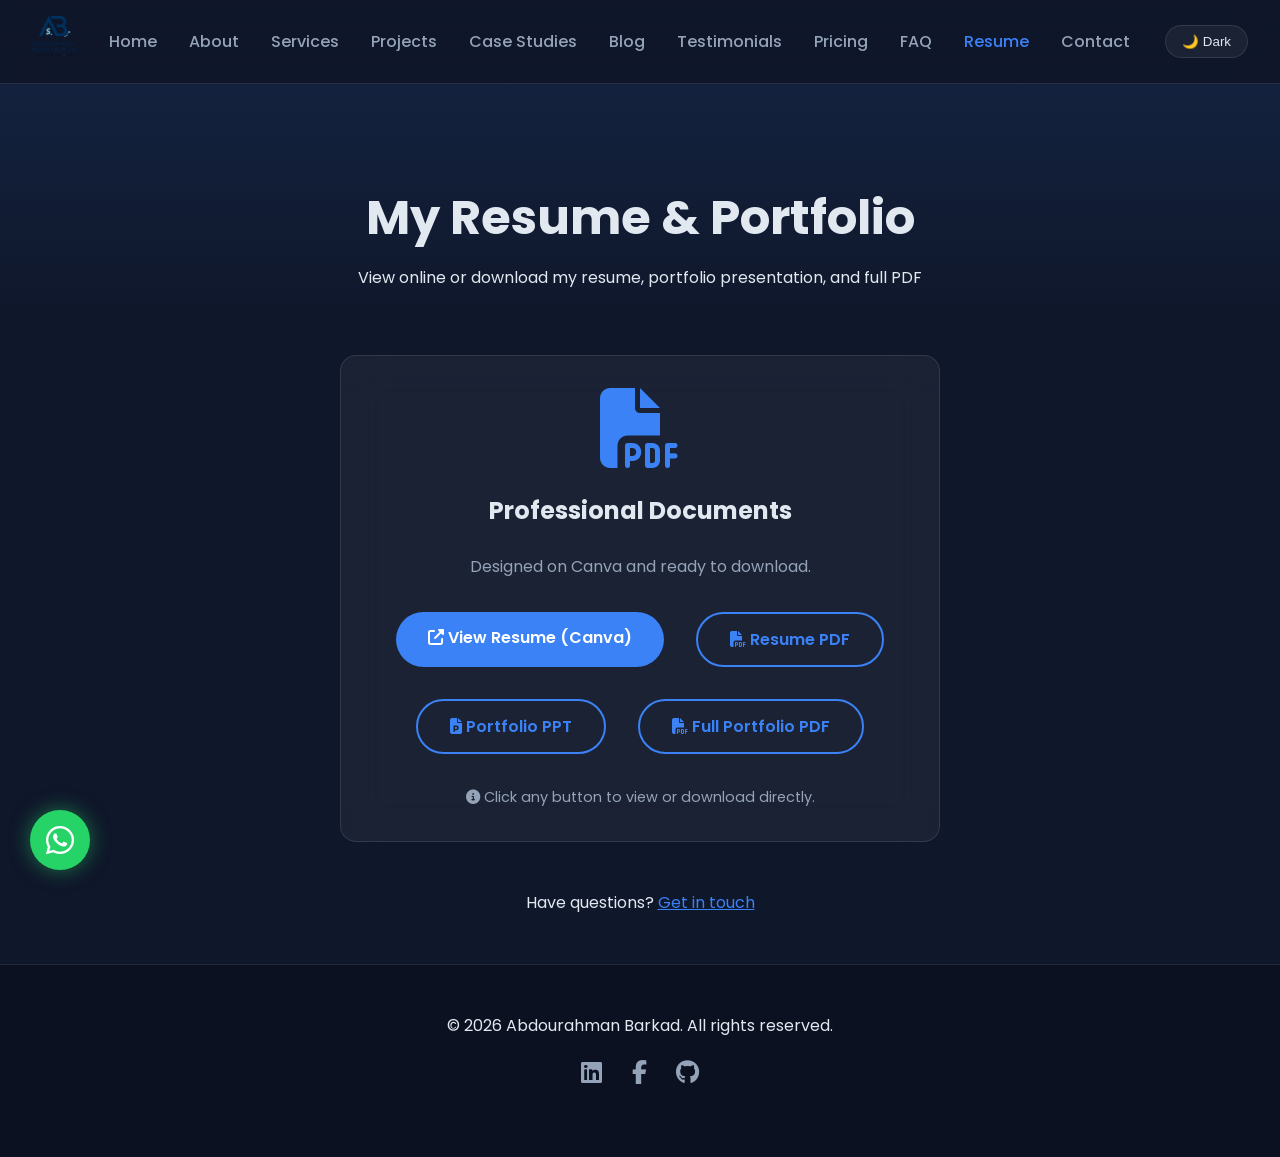
<file: resume.html>
<!DOCTYPE html>
<html lang="en">
<head>
  <meta charset="UTF-8">
  <meta name="viewport" content="width=device-width, initial-scale=1.0">
  <link rel="canonical" href="https://abdourahmanbarkad686-dotcom.github.io/portfolio/resume.html">

  <meta name="description" content="Professional resume of Abdourahman Barkad – Full Stack Developer in Djibouti.">
  <meta name="keywords" content="resume, CV, Abdourahman Barkad, full stack developer, Djibouti">
  <meta name="author" content="Abdourahman Barkad">

  <meta property="og:title" content="Resume – Abdourahman Barkad">
  <meta property="og:description" content="View or download my professional resume and portfolio.">
  <meta property="og:image" content="https://abdourahmanbarkad686-dotcom.github.io/portfolio/images/hero-profile.png">
  <meta property="og:url" content="https://abdourahmanbarkad686-dotcom.github.io/portfolio/resume.html">

  <meta name="twitter:card" content="summary">

  <title>Resume | Abdourahman Barkad – Full Stack Developer</title>

  <!-- Google tag (gtag.js) -->
  <script async src="https://www.googletagmanager.com/gtag/js?id=G-X4N9RPMSTS"></script>
  <script>
    window.dataLayer = window.dataLayer || [];
    function gtag(){dataLayer.push(arguments);}
    gtag('js', new Date());

    gtag('config', 'G-X4N9RPMSTS');
  </script>

  <link rel="stylesheet" href="css/style.css">
  <link rel="stylesheet" href="css/animations.css">
  <link rel="stylesheet" href="css/responsive.css">
  <link rel="stylesheet" href="https://cdnjs.cloudflare.com/ajax/libs/font-awesome/6.4.0/css/all.min.css">
</head>
<body>
  <div id="loader"><div class="spinner"></div></div>

  <nav class="navbar" role="navigation" aria-label="Main navigation">
    <a href="index.html" class="logo"><img src="images/logo.jpg" alt="Abdourahman Barkad – Full Stack Developer" style="height:40px;"></a>
    <ul class="nav-links">
      <li><a href="index.html">Home</a></li>
      <li><a href="about.html">About</a></li>
      <li><a href="services.html">Services</a></li>
      <li><a href="projects.html">Projects</a></li>
      <li><a href="case-studies.html">Case Studies</a></li>
      <li><a href="blog.html">Blog</a></li>
      <li><a href="testimonials.html">Testimonials</a></li>
      <li><a href="pricing.html">Pricing</a></li>
      <li><a href="faq.html">FAQ</a></li>
      <li><a href="resume.html" class="active">Resume</a></li>
      <li><a href="contact.html">Contact</a></li>
    </ul>
    <button id="dark-mode-toggle" aria-label="Toggle theme">🌙 Dark</button>
    <button class="menu-toggle" aria-label="Menu">☰</button>
  </nav>

  <main>
    <header class="page-header">
      <h1>My Resume & Portfolio</h1>
      <p>View online or download my resume, portfolio presentation, and full PDF</p>
    </header>

    <div style="max-width: 600px; margin: 2rem auto; text-align: center;">
      <div class="card hidden" style="display: flex; flex-direction: column; align-items: center; gap: 1.5rem;">
        <i class="fas fa-file-pdf fa-5x" style="color: var(--primary);"></i>
        <h2>Professional Documents</h2>
        <p style="color: var(--text-muted);">Designed on Canva and ready to download.</p>

        <div style="display: flex; flex-wrap: wrap; gap: 1rem; justify-content: center;">
          <a href="https://canva.link/zaf4xvvmuhg4r73" target="_blank" rel="noopener" class="btn btn-primary">
            <i class="fas fa-external-link-alt"></i> View Resume (Canva)
          </a>
          <a href="files/abdullah-resume.pdf" download class="btn btn-outline">
            <i class="fas fa-file-pdf"></i> Resume PDF
          </a>
          <a href="files/portfolio.pptx" download class="btn btn-outline">
            <i class="fas fa-file-powerpoint"></i> Portfolio PPT
          </a>
          <a href="files/portfolio.pdf" download class="btn btn-outline">
            <i class="fas fa-file-pdf"></i> Full Portfolio PDF
          </a>
        </div>

        <p style="font-size: 0.9rem; color: var(--text-muted);">
          <i class="fas fa-info-circle"></i> Click any button to view or download directly.
        </p>
      </div>
    </div>

    <div style="text-align:center; margin:3rem 0;">
      <p>Have questions? <a href="contact.html" style="color:var(--primary);">Get in touch</a></p>
    </div>
  </main>

  <footer class="footer" role="contentinfo">
    <p>© 2026 Abdourahman Barkad. All rights reserved.</p>
    <div class="social-icons">
      <a href="https://www.linkedin.com/in/abdourahman-barkad-8a4019405" target="_blank" rel="noopener" aria-label="LinkedIn"><i class="fab fa-linkedin"></i></a>
      <a href="https://www.facebook.com/share/19FaSDGrxv/" target="_blank" rel="noopener" aria-label="Facebook"><i class="fab fa-facebook-f"></i></a>
      <a href="https://github.com/abdourahmanbarkad686-dotcom" target="_blank" rel="noopener" aria-label="GitHub"><i class="fab fa-github"></i></a>
    </div>
  </footer>

  <a href="https://wa.me/25377057716" target="_blank" class="whatsapp-float" aria-label="WhatsApp"><i class="fab fa-whatsapp"></i></a>
  <button id="back-to-top" aria-label="Back to top">↑</button>

  <script src="js/main.js"></script>
</body>
</html>
</file>
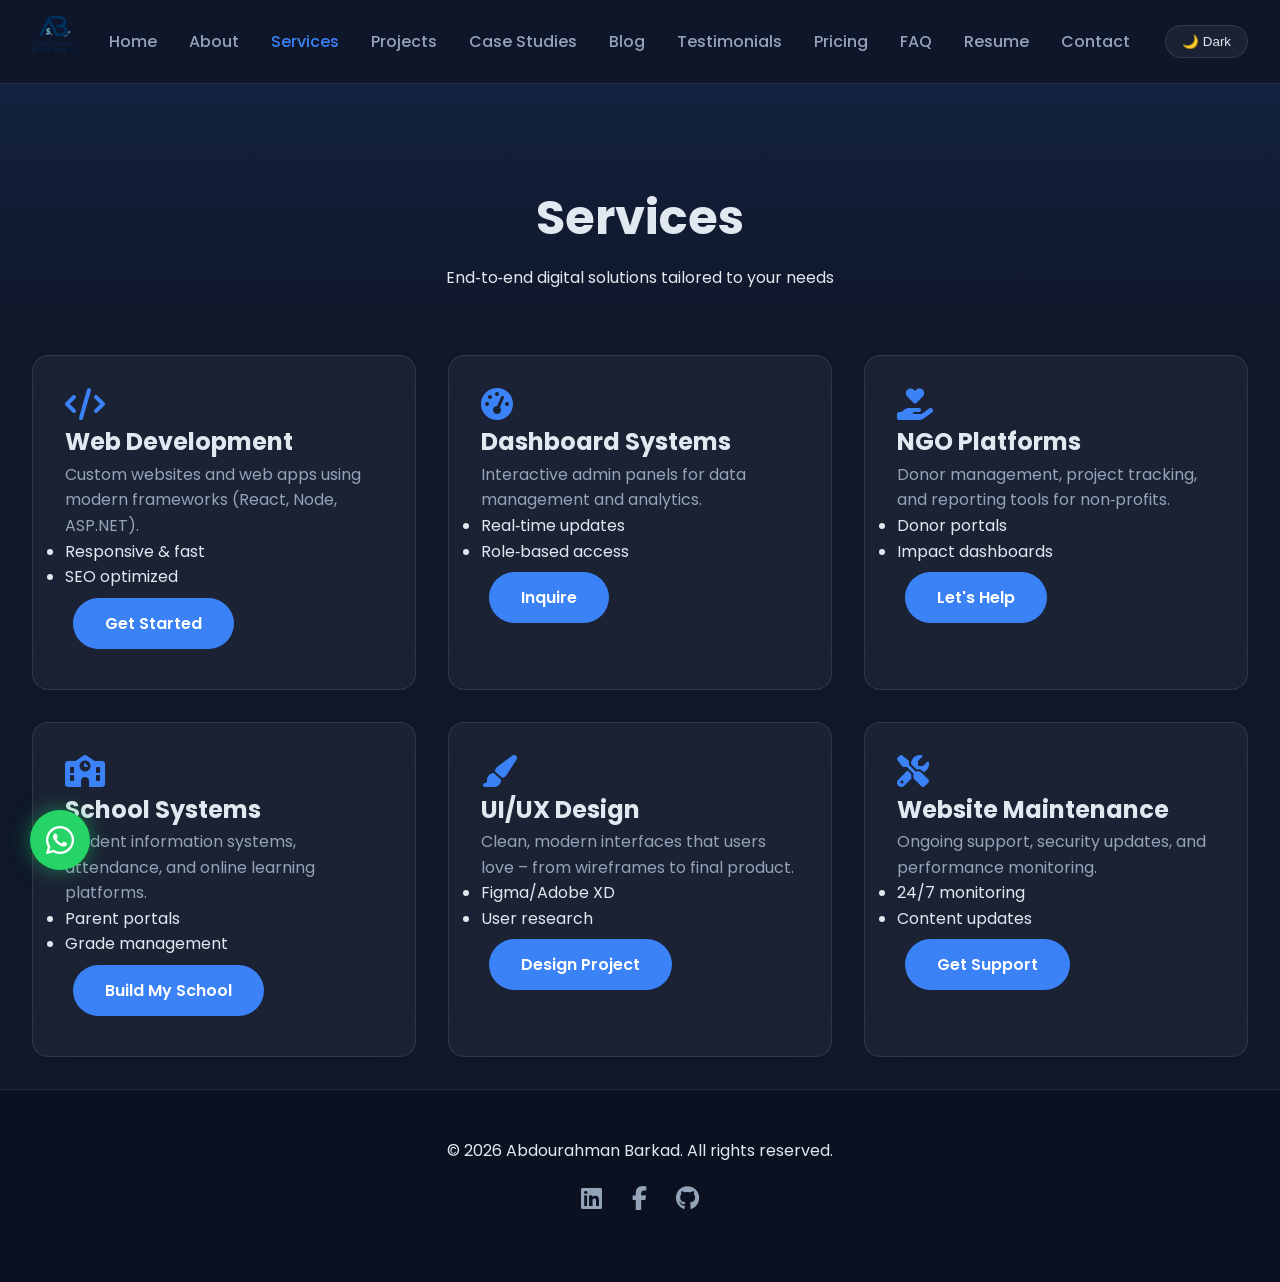
<file: services.html>
<!DOCTYPE html>
<html lang="en">
<head>
  <meta charset="UTF-8">
  <meta name="viewport" content="width=device-width, initial-scale=1.0">
  <link rel="canonical" href="https://abdourahmanbarkad686-dotcom.github.io/portfolio/services.html">

  <meta name="description" content="Web development, dashboard systems, NGO platforms, school systems, UI/UX design, and website maintenance by Abdourahman Barkad in Djibouti.">
  <meta name="keywords" content="web development, dashboard, NGO platform, school system, UI/UX design, website maintenance, Djibouti">
  <meta name="author" content="Abdourahman Barkad">

  <meta property="og:title" content="Services – Abdourahman Barkad">
  <meta property="og:description" content="End‑to‑end digital solutions tailored to your needs.">
  <meta property="og:image" content="https://abdourahmanbarkad686-dotcom.github.io/portfolio/images/hero-profile.png">
  <meta property="og:url" content="https://abdourahmanbarkad686-dotcom.github.io/portfolio/services.html">

  <meta name="twitter:card" content="summary">
  <meta name="twitter:title" content="Services – Abdourahman Barkad">
  <meta name="twitter:description" content="Web development, dashboards, NGO platforms, and more.">

  <title>Services | Abdourahman Barkad – Full Stack Developer</title>

  <!-- Google Analytics -->
  <script async src="https://www.googletagmanager.com/gtag/js?id=G-X4N9RPMSTS"></script>
  <script>
    window.dataLayer = window.dataLayer || [];
    function gtag(){dataLayer.push(arguments);}
    gtag('js', new Date());
    gtag('config', 'G-X4N9RPMSTS');
  </script>

  <script type="application/ld+json">
  {
    "@context": "https://schema.org",
    "@type": "Service",
    "serviceType": "Web Development",
    "provider": {
      "@type": "Person",
      "name": "Abdourahman Barkad"
    },
    "areaServed": "Djibouti",
    "hasOfferCatalog": {
      "@type": "OfferCatalog",
      "name": "Web Development Services",
      "itemListElement": [
        {
          "@type": "Offer",
          "itemOffered": {
            "@type": "Service",
            "name": "Portfolio / Landing Website",
            "description": "Responsive website up to 5 pages with basic SEO.",
            "price": "80",
            "priceCurrency": "USD"
          }
        },
        {
          "@type": "Offer",
          "itemOffered": {
            "@type": "Service",
            "name": "Business Website",
            "description": "Up to 10 pages with premium SEO and animations.",
            "price": "150",
            "priceCurrency": "USD"
          }
        },
        {
          "@type": "Offer",
          "itemOffered": {
            "@type": "Service",
            "name": "Dashboard / System",
            "description": "Custom web application with authentication and database integration.",
            "price": "400",
            "priceCurrency": "USD"
          }
        }
      ]
    }
  }
  </script>

  <link rel="stylesheet" href="css/style.css">
  <link rel="stylesheet" href="css/animations.css">
  <link rel="stylesheet" href="css/responsive.css">
  <link rel="stylesheet" href="https://cdnjs.cloudflare.com/ajax/libs/font-awesome/6.4.0/css/all.min.css">
</head>
<body>
  <div id="loader"><div class="spinner"></div></div>

  <nav class="navbar" role="navigation" aria-label="Main navigation">
    <a href="index.html" class="logo"><img src="images/logo.jpg" alt="Abdourahman Barkad – Full Stack Developer" style="height:40px;"></a>
    <ul class="nav-links">
      <li><a href="index.html">Home</a></li>
      <li><a href="about.html">About</a></li>
      <li><a href="services.html" class="active">Services</a></li>
      <li><a href="projects.html">Projects</a></li>
      <li><a href="case-studies.html">Case Studies</a></li>
      <li><a href="blog.html">Blog</a></li>
      <li><a href="testimonials.html">Testimonials</a></li>
      <li><a href="pricing.html">Pricing</a></li>
      <li><a href="faq.html">FAQ</a></li>
      <li><a href="resume.html">Resume</a></li>
      <li><a href="contact.html">Contact</a></li>
    </ul>
    <button id="dark-mode-toggle" aria-label="Toggle theme">🌙 Dark</button>
    <button class="menu-toggle" aria-label="Menu">☰</button>
  </nav>

  <main>
    <header class="page-header">
      <h1>Services</h1>
      <p>End‑to‑end digital solutions tailored to your needs</p>
    </header>

    <div class="card-grid">
      <div class="card hidden">
        <i class="fas fa-code fa-2x" style="color: var(--primary);"></i>
        <h2>Web Development</h2>
        <p>Custom websites and web apps using modern frameworks (React, Node, ASP.NET).</p>
        <ul><li>Responsive & fast</li><li>SEO optimized</li></ul>
        <a href="contact.html" class="btn btn-primary">Get Started</a>
      </div>
      <div class="card hidden">
        <i class="fas fa-tachometer-alt fa-2x" style="color: var(--primary);"></i>
        <h2>Dashboard Systems</h2>
        <p>Interactive admin panels for data management and analytics.</p>
        <ul><li>Real‑time updates</li><li>Role‑based access</li></ul>
        <a href="contact.html" class="btn btn-primary">Inquire</a>
      </div>
      <div class="card hidden">
        <i class="fas fa-hand-holding-heart fa-2x" style="color: var(--primary);"></i>
        <h2>NGO Platforms</h2>
        <p>Donor management, project tracking, and reporting tools for non‑profits.</p>
        <ul><li>Donor portals</li><li>Impact dashboards</li></ul>
        <a href="contact.html" class="btn btn-primary">Let's Help</a>
      </div>
      <div class="card hidden">
        <i class="fas fa-school fa-2x" style="color: var(--primary);"></i>
        <h2>School Systems</h2>
        <p>Student information systems, attendance, and online learning platforms.</p>
        <ul><li>Parent portals</li><li>Grade management</li></ul>
        <a href="contact.html" class="btn btn-primary">Build My School</a>
      </div>
      <div class="card hidden">
        <i class="fas fa-paint-brush fa-2x" style="color: var(--primary);"></i>
        <h2>UI/UX Design</h2>
        <p>Clean, modern interfaces that users love – from wireframes to final product.</p>
        <ul><li>Figma/Adobe XD</li><li>User research</li></ul>
        <a href="contact.html" class="btn btn-primary">Design Project</a>
      </div>
      <div class="card hidden">
        <i class="fas fa-tools fa-2x" style="color: var(--primary);"></i>
        <h2>Website Maintenance</h2>
        <p>Ongoing support, security updates, and performance monitoring.</p>
        <ul><li>24/7 monitoring</li><li>Content updates</li></ul>
        <a href="contact.html" class="btn btn-primary">Get Support</a>
      </div>
    </div>
  </main>

  <footer class="footer" role="contentinfo">
    <p>© 2026 Abdourahman Barkad. All rights reserved.</p>
    <div class="social-icons">
      <a href="https://www.linkedin.com/in/abdourahman-barkad-8a4019405" target="_blank" rel="noopener" aria-label="LinkedIn"><i class="fab fa-linkedin"></i></a>
      <a href="https://www.facebook.com/share/19FaSDGrxv/" target="_blank" rel="noopener" aria-label="Facebook"><i class="fab fa-facebook-f"></i></a>
      <a href="https://github.com/abdourahmanbarkad686-dotcom" target="_blank" rel="noopener" aria-label="GitHub"><i class="fab fa-github"></i></a>
    </div>
  </footer>

  <a href="https://wa.me/25377057716" target="_blank" class="whatsapp-float" aria-label="WhatsApp"><i class="fab fa-whatsapp"></i></a>
  <button id="back-to-top" aria-label="Back to top">↑</button>

  <script src="js/main.js"></script>
</body>
</html>
</file>
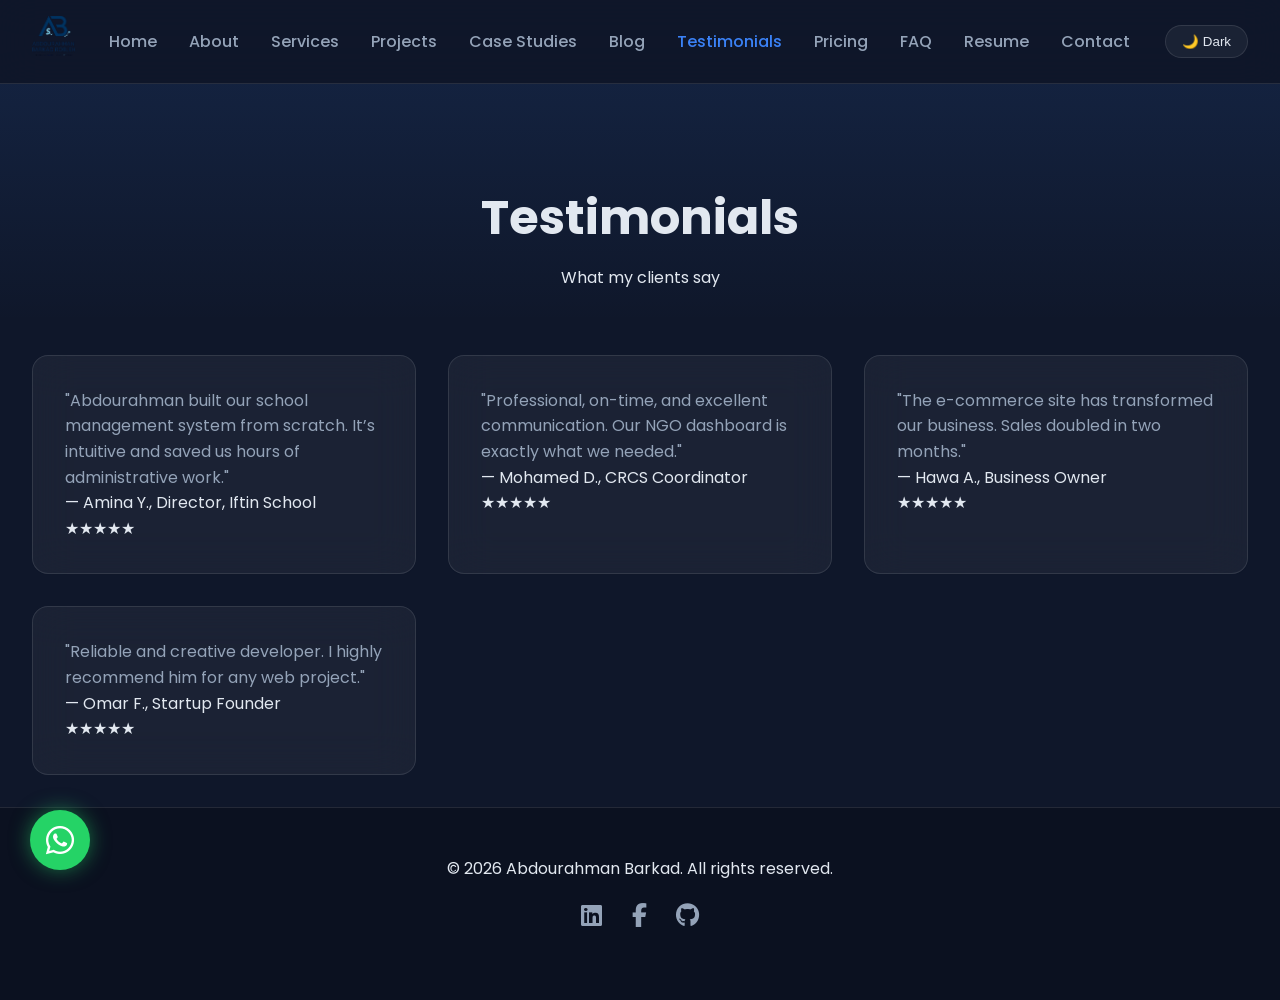
<file: testimonials.html>
<!DOCTYPE html>
<html lang="en">
<head>
  <meta charset="UTF-8">
  <meta name="viewport" content="width=device-width, initial-scale=1.0">
  <link rel="canonical" href="https://abdourahmanbarkad686-dotcom.github.io/portfolio/testimonials.html">

  <meta name="description" content="Client testimonials for Abdourahman Barkad – Full Stack Developer in Djibouti.">
  <meta name="keywords" content="testimonials, reviews, client feedback, Djibouti developer">
  <meta name="author" content="Abdourahman Barkad">

  <meta property="og:title" content="Testimonials – Abdourahman Barkad">
  <meta property="og:description" content="What my clients say about my work.">
  <meta property="og:image" content="https://abdourahmanbarkad686-dotcom.github.io/portfolio/images/hero-profile.png">
  <meta property="og:url" content="https://abdourahmanbarkad686-dotcom.github.io/portfolio/testimonials.html">

  <meta name="twitter:card" content="summary">

  <title>Testimonials | Abdourahman Barkad – Full Stack Developer</title>

  <!-- Google Analytics -->
  <script async src="https://www.googletagmanager.com/gtag/js?id=G-X4N9RPMSTS"></script>
  <script>
    window.dataLayer = window.dataLayer || [];
    function gtag(){dataLayer.push(arguments);}
    gtag('js', new Date());
    gtag('config', 'G-X4N9RPMSTS');
  </script>

  <script type="application/ld+json">
  {
    "@context": "https://schema.org",
    "@type": "Review",
    "itemReviewed": {
      "@type": "Person",
      "name": "Abdourahman Barkad"
    },
    "author": {
      "@type": "Person",
      "name": "Amina Y."
    },
    "reviewRating": {
      "@type": "Rating",
      "ratingValue": "5",
      "bestRating": "5"
    },
    "reviewBody": "Abdourahman built our school management system from scratch. It’s intuitive and saved us hours of administrative work."
  }
  </script>

  <link rel="stylesheet" href="css/style.css">
  <link rel="stylesheet" href="css/animations.css">
  <link rel="stylesheet" href="css/responsive.css">
  <link rel="stylesheet" href="https://cdnjs.cloudflare.com/ajax/libs/font-awesome/6.4.0/css/all.min.css">
</head>
<body>
  <div id="loader"><div class="spinner"></div></div>

  <nav class="navbar" role="navigation" aria-label="Main navigation">
    <a href="index.html" class="logo"><img src="images/logo.jpg" alt="Abdourahman Barkad – Full Stack Developer" style="height:40px;"></a>
    <ul class="nav-links">
      <li><a href="index.html">Home</a></li>
      <li><a href="about.html">About</a></li>
      <li><a href="services.html">Services</a></li>
      <li><a href="projects.html">Projects</a></li>
      <li><a href="case-studies.html">Case Studies</a></li>
      <li><a href="blog.html">Blog</a></li>
      <li><a href="testimonials.html" class="active">Testimonials</a></li>
      <li><a href="pricing.html">Pricing</a></li>
      <li><a href="faq.html">FAQ</a></li>
      <li><a href="resume.html">Resume</a></li>
      <li><a href="contact.html">Contact</a></li>
    </ul>
    <button id="dark-mode-toggle" aria-label="Toggle theme">🌙 Dark</button>
    <button class="menu-toggle" aria-label="Menu">☰</button>
  </nav>

  <main>
    <header class="page-header">
      <h1>Testimonials</h1>
      <p>What my clients say</p>
    </header>

    <div class="card-grid">
      <blockquote class="card hidden">
        <p>"Abdourahman built our school management system from scratch. It’s intuitive and saved us hours of administrative work."</p>
        <footer>— Amina Y., Director, Iftin School</footer>
        <div>★★★★★</div>
      </blockquote>
      <blockquote class="card hidden">
        <p>"Professional, on-time, and excellent communication. Our NGO dashboard is exactly what we needed."</p>
        <footer>— Mohamed D., CRCS Coordinator</footer>
        <div>★★★★★</div>
      </blockquote>
      <blockquote class="card hidden">
        <p>"The e-commerce site has transformed our business. Sales doubled in two months."</p>
        <footer>— Hawa A., Business Owner</footer>
        <div>★★★★★</div>
      </blockquote>
      <blockquote class="card hidden">
        <p>"Reliable and creative developer. I highly recommend him for any web project."</p>
        <footer>— Omar F., Startup Founder</footer>
        <div>★★★★★</div>
      </blockquote>
    </div>
  </main>

  <footer class="footer" role="contentinfo">
    <p>© 2026 Abdourahman Barkad. All rights reserved.</p>
    <div class="social-icons">
      <a href="https://www.linkedin.com/in/abdourahman-barkad-8a4019405" target="_blank" rel="noopener" aria-label="LinkedIn"><i class="fab fa-linkedin"></i></a>
      <a href="https://www.facebook.com/share/19FaSDGrxv/" target="_blank" rel="noopener" aria-label="Facebook"><i class="fab fa-facebook-f"></i></a>
      <a href="https://github.com/abdourahmanbarkad686-dotcom" target="_blank" rel="noopener" aria-label="GitHub"><i class="fab fa-github"></i></a>
    </div>
  </footer>

  <a href="https://wa.me/25377057716" target="_blank" class="whatsapp-float" aria-label="WhatsApp"><i class="fab fa-whatsapp"></i></a>
  <button id="back-to-top" aria-label="Back to top">↑</button>

  <script src="js/main.js"></script>
</body>
</html>
</file>
<file: css/style.css>
/* ===== GOOGLE FONTS ===== */
@import url('https://fonts.googleapis.com/css2?family=Poppins:wght@300;400;500;600;700&display=swap');

:root {
  --primary: #3b82f6;
  --primary-light: #60a5fa;
  --bg-dark: #0f172a;
  --bg-card: rgba(255, 255, 255, 0.05);
  --glass-border: rgba(255, 255, 255, 0.1);
  --text-light: #e2e8f0;
  --text-muted: #94a3b8;
  --accent: #06b6d4;
  --danger: #ef4444;
  --success: #10b981;
  --shadow: 0 20px 40px rgba(0,0,0,0.4);
  --radius: 16px;
  --transition: 0.3s ease;
}

* {
  margin: 0;
  padding: 0;
  box-sizing: border-box;
}

html {
  scroll-behavior: smooth;
}

body {
  font-family: 'Poppins', sans-serif;
  background: var(--bg-dark);
  color: var(--text-light);
  line-height: 1.6;
  overflow-x: hidden;
}

/* ===== LOADING SCREEN ===== */
#loader {
  position: fixed;
  inset: 0;
  background: var(--bg-dark);
  z-index: 10000;
  display: flex;
  align-items: center;
  justify-content: center;
  transition: opacity 0.5s ease;
}
.spinner {
  width: 60px;
  height: 60px;
  border: 4px solid var(--glass-border);
  border-top-color: var(--primary);
  border-radius: 50%;
  animation: spin 1s linear infinite;
}
@keyframes spin {
  to { transform: rotate(360deg); }
}

/* ===== NAVBAR ===== */
.navbar {
  position: sticky;
  top: 0;
  z-index: 1000;
  background: rgba(15, 23, 42, 0.8);
  backdrop-filter: blur(20px);
  border-bottom: 1px solid var(--glass-border);
  padding: 1rem 2rem;
  display: flex;
  align-items: center;
  justify-content: space-between;
}
.navbar .logo {
  font-size: 1.5rem;
  font-weight: 700;
  color: var(--primary);
}
.nav-links {
  display: flex;
  list-style: none;
  gap: 2rem;
}
.nav-links a {
  color: var(--text-muted);
  text-decoration: none;
  font-weight: 500;
  transition: color var(--transition);
}
.nav-links a:hover,
.nav-links a.active {
  color: var(--primary);
}
#dark-mode-toggle {
  background: var(--bg-card);
  border: 1px solid var(--glass-border);
  color: var(--text-light);
  padding: 0.5rem 1rem;
  border-radius: 50px;
  cursor: pointer;
  transition: var(--transition);
}
.menu-toggle {
  display: none;
  background: none;
  border: none;
  color: var(--text-light);
  font-size: 2rem;
  cursor: pointer;
}

/* ===== HERO ===== */
.hero {
  min-height: 100vh;
  display: flex;
  align-items: center;
  justify-content: center;
  padding: 2rem;
  background: radial-gradient(circle at 20% 50%, rgba(59,130,246,0.15), transparent 70%);
  text-align: center;
}
.hero-content {
  max-width: 800px;
  animation: fadeInUp 1s ease;
}
.hero img {
  width: 180px;
  height: 180px;
  border-radius: 50%;
  object-fit: cover;
  border: 4px solid var(--primary);
  box-shadow: 0 0 30px var(--primary);
  margin-bottom: 1.5rem;
}
.hero h1 {
  font-size: 3.5rem;
  font-weight: 700;
  margin-bottom: 0.5rem;
}
.hero h1 span {
  color: var(--primary);
}
.hero .typing {
  font-size: 1.8rem;
  color: var(--accent);
  min-height: 2.5rem;
}
.hero p {
  font-size: 1.2rem;
  color: var(--text-muted);
  margin: 1.5rem 0;
}
.btn {
  display: inline-block;
  padding: 0.8rem 2rem;
  border-radius: 50px;
  font-weight: 600;
  text-decoration: none;
  transition: var(--transition);
  margin: 0.5rem;
}
.btn-primary {
  background: var(--primary);
  color: #fff;
  border: none;
}
.btn-primary:hover {
  background: var(--primary-light);
  transform: translateY(-3px);
  box-shadow: 0 10px 20px rgba(59,130,246,0.3);
}
.btn-outline {
  border: 2px solid var(--primary);
  color: var(--primary);
  background: transparent;
}
.btn-outline:hover {
  background: var(--primary);
  color: #fff;
  transform: translateY(-3px);
}

/* ===== STATS ===== */
.stats {
  display: flex;
  justify-content: center;
  gap: 4rem;
  padding: 4rem 2rem;
  flex-wrap: wrap;
}
.stat-item {
  text-align: center;
}
.stat-number {
  font-size: 3rem;
  font-weight: 700;
  color: var(--primary);
}
.stat-label {
  color: var(--text-muted);
}

/* ===== SECTION TITLES ===== */
.section-title {
  text-align: center;
  margin-bottom: 3rem;
}
.section-title h2 {
  font-size: 2.5rem;
  margin-bottom: 0.5rem;
}
.section-title p {
  color: var(--text-muted);
}

/* ===== TECHNOLOGY SLIDER ===== */
.tech-slider {
  overflow: hidden;
  padding: 2rem 0;
}
.tech-track {
  display: flex;
  gap: 4rem;
  animation: scrollTech 25s linear infinite;
  white-space: nowrap;
}
.tech-track span {
  font-size: 2rem;
  font-weight: 600;
  color: var(--text-muted);
  transition: var(--transition);
}
.tech-track span:hover {
  color: var(--primary);
}
@keyframes scrollTech {
  0% { transform: translateX(0); }
  100% { transform: translateX(-50%); }
}

/* ===== CARDS ===== */
.card-grid {
  display: grid;
  grid-template-columns: repeat(auto-fit, minmax(300px, 1fr));
  gap: 2rem;
  padding: 2rem;
}
.card {
  background: var(--bg-card);
  backdrop-filter: blur(20px);
  border: 1px solid var(--glass-border);
  border-radius: var(--radius);
  padding: 2rem;
  transition: transform 0.3s, box-shadow 0.3s;
}
.card:hover {
  transform: translateY(-10px);
  box-shadow: 0 20px 30px rgba(0,0,0,0.4);
}
.card img {
  width: 100%;
  height: 200px;
  object-fit: cover;
  border-radius: var(--radius);
  margin-bottom: 1rem;
}
.card h3 {
  font-size: 1.5rem;
  margin-bottom: 0.5rem;
}
.card .meta {
  color: var(--text-muted);
  font-size: 0.9rem;
  margin-bottom: 1rem;
}
.card p {
  color: var(--text-muted);
}

/* ===== CTA SECTION ===== */
.cta-section {
  background: linear-gradient(135deg, var(--primary), var(--accent));
  padding: 4rem 2rem;
  text-align: center;
  margin: 4rem 0;
  border-radius: var(--radius);
  color: #fff;
}
.cta-section h2 {
  font-size: 2.5rem;
  margin-bottom: 1rem;
}

/* ===== FOOTER ===== */
.footer {
  background: #0b1120;
  padding: 3rem 2rem;
  text-align: center;
  border-top: 1px solid var(--glass-border);
}
.footer .social-icons {
  margin: 1rem 0;
}
.footer .social-icons a {
  color: var(--text-muted);
  margin: 0 0.8rem;
  font-size: 1.5rem;
  transition: color var(--transition);
}
.footer .social-icons a:hover {
  color: var(--primary);
}

/* ===== BACK TO TOP ===== */
#back-to-top {
  position: fixed;
  bottom: 30px;
  right: 30px;
  background: var(--primary);
  color: #fff;
  width: 50px;
  height: 50px;
  border-radius: 50%;
  border: none;
  font-size: 1.5rem;
  cursor: pointer;
  display: none;
  z-index: 999;
  box-shadow: 0 10px 20px rgba(0,0,0,0.3);
}

/* ===== WHATSAPP BUTTON ===== */
.whatsapp-float {
  position: fixed;
  bottom: 30px;
  left: 30px;
  z-index: 1000;
  background: #25D366;
  color: #fff;
  width: 60px;
  height: 60px;
  border-radius: 50%;
  display: flex;
  align-items: center;
  justify-content: center;
  font-size: 2rem;
  box-shadow: 0 0 20px rgba(37, 211, 102, 0.5);
  animation: pulse 2s infinite;
  text-decoration: none;
}
.whatsapp-float::after {
  content: "Chat with me!";
  position: absolute;
  left: 70px;
  background: #fff;
  color: #000;
  padding: 0.5rem 1rem;
  border-radius: 20px;
  white-space: nowrap;
  opacity: 0;
  transition: opacity 0.3s;
  pointer-events: none;
}
.whatsapp-float:hover::after {
  opacity: 1;
}

/* ===== FORM STYLES ===== */
.form-group {
  margin-bottom: 1.5rem;
}
.form-group label {
  display: block;
  margin-bottom: 0.5rem;
  font-weight: 500;
}
.form-group input,
.form-group textarea {
  width: 100%;
  padding: 1rem;
  background: var(--bg-card);
  border: 1px solid var(--glass-border);
  border-radius: 10px;
  color: #fff;
  transition: border var(--transition);
}
.form-group input:focus,
.form-group textarea:focus {
  outline: none;
  border-color: var(--primary);
}
.form-message {
  margin-top: 1rem;
  display: none;
}

/* ===== PAGE HEADER ===== */
.page-header {
  padding: 6rem 2rem 2rem;
  text-align: center;
  background: linear-gradient(180deg, rgba(59,130,246,0.1), transparent);
}
.page-header h1 {
  font-size: 3rem;
  margin-bottom: 0.5rem;
}

/* ===== SCROLL REVEAL CLASSES ===== */
.hidden {
  opacity: 0;
  filter: blur(5px);
  transform: translateY(30px);
  transition: all 0.6s ease;
}
.show {
  opacity: 1;
  filter: blur(0);
  transform: translateY(0);
}

/* ===== BLOG DETAILS (Read More expand) ===== */
.blog-details {
  margin-top: 1rem;
}
.blog-details summary.btn-outline {
  display: inline-block;
  cursor: pointer;
  list-style: none;  /* hide default triangle */
}
.blog-details summary.btn-outline::-webkit-details-marker {
  display: none;
}
.blog-details summary.btn-outline:hover {
  background: var(--primary);
  color: #fff;
  transform: translateY(-3px);
}
.blog-full-content {
  margin-top: 1.5rem;
  text-align: left;
  color: var(--text-muted);
  line-height: 1.7;
  border-top: 1px solid var(--glass-border);
  padding-top: 1.5rem;
}
.blog-full-content h3 {
  color: var(--text-light);
  margin: 1rem 0 0.5rem;
}
.blog-full-content p {
  margin-bottom: 1rem;
}
</file>
<file: css/animations.css>
@keyframes pulse {
  0% { transform: scale(1); }
  50% { transform: scale(1.1); }
  100% { transform: scale(1); }
}

@keyframes fadeInUp {
  from { opacity: 0; transform: translateY(40px); }
  to { opacity: 1; transform: translateY(0); }
}

@keyframes float {
  0%, 100% { transform: translateY(0); }
  50% { transform: translateY(-8px); }
}

.typing::after {
  content: "|";
  animation: blink 0.7s infinite;
}
@keyframes blink {
  0%, 100% { opacity: 1; }
  50% { opacity: 0; }
}

.btn-primary:hover {
  box-shadow: 0 0 20px var(--primary);
}
</file>
<file: css/responsive.css>
@media (max-width: 768px) {
  .nav-links {
    position: fixed;
    top: 0;
    left: 0;
    height: 100vh;
    width: 70%;
    background: rgba(15, 23, 42, 0.95);
    flex-direction: column;
    padding: 4rem 2rem;
    transform: translateX(-100%);
    transition: transform 0.3s ease;
  }
  .nav-links.active {
    transform: translateX(0);
  }
  .menu-toggle {
    display: block;
  }
  .hero h1 {
    font-size: 2.5rem;
  }
  .hero .typing {
    font-size: 1.5rem;
  }
  .stats {
    gap: 2rem;
  }
  .card-grid {
    grid-template-columns: 1fr;
    padding: 1rem;
  }
  .whatsapp-float {
    bottom: 20px;
    left: 20px;
    width: 55px;
    height: 55px;
  }
  .whatsapp-float::after {
    left: 60px;
    font-size: 0.8rem;
  }
}
</file>
